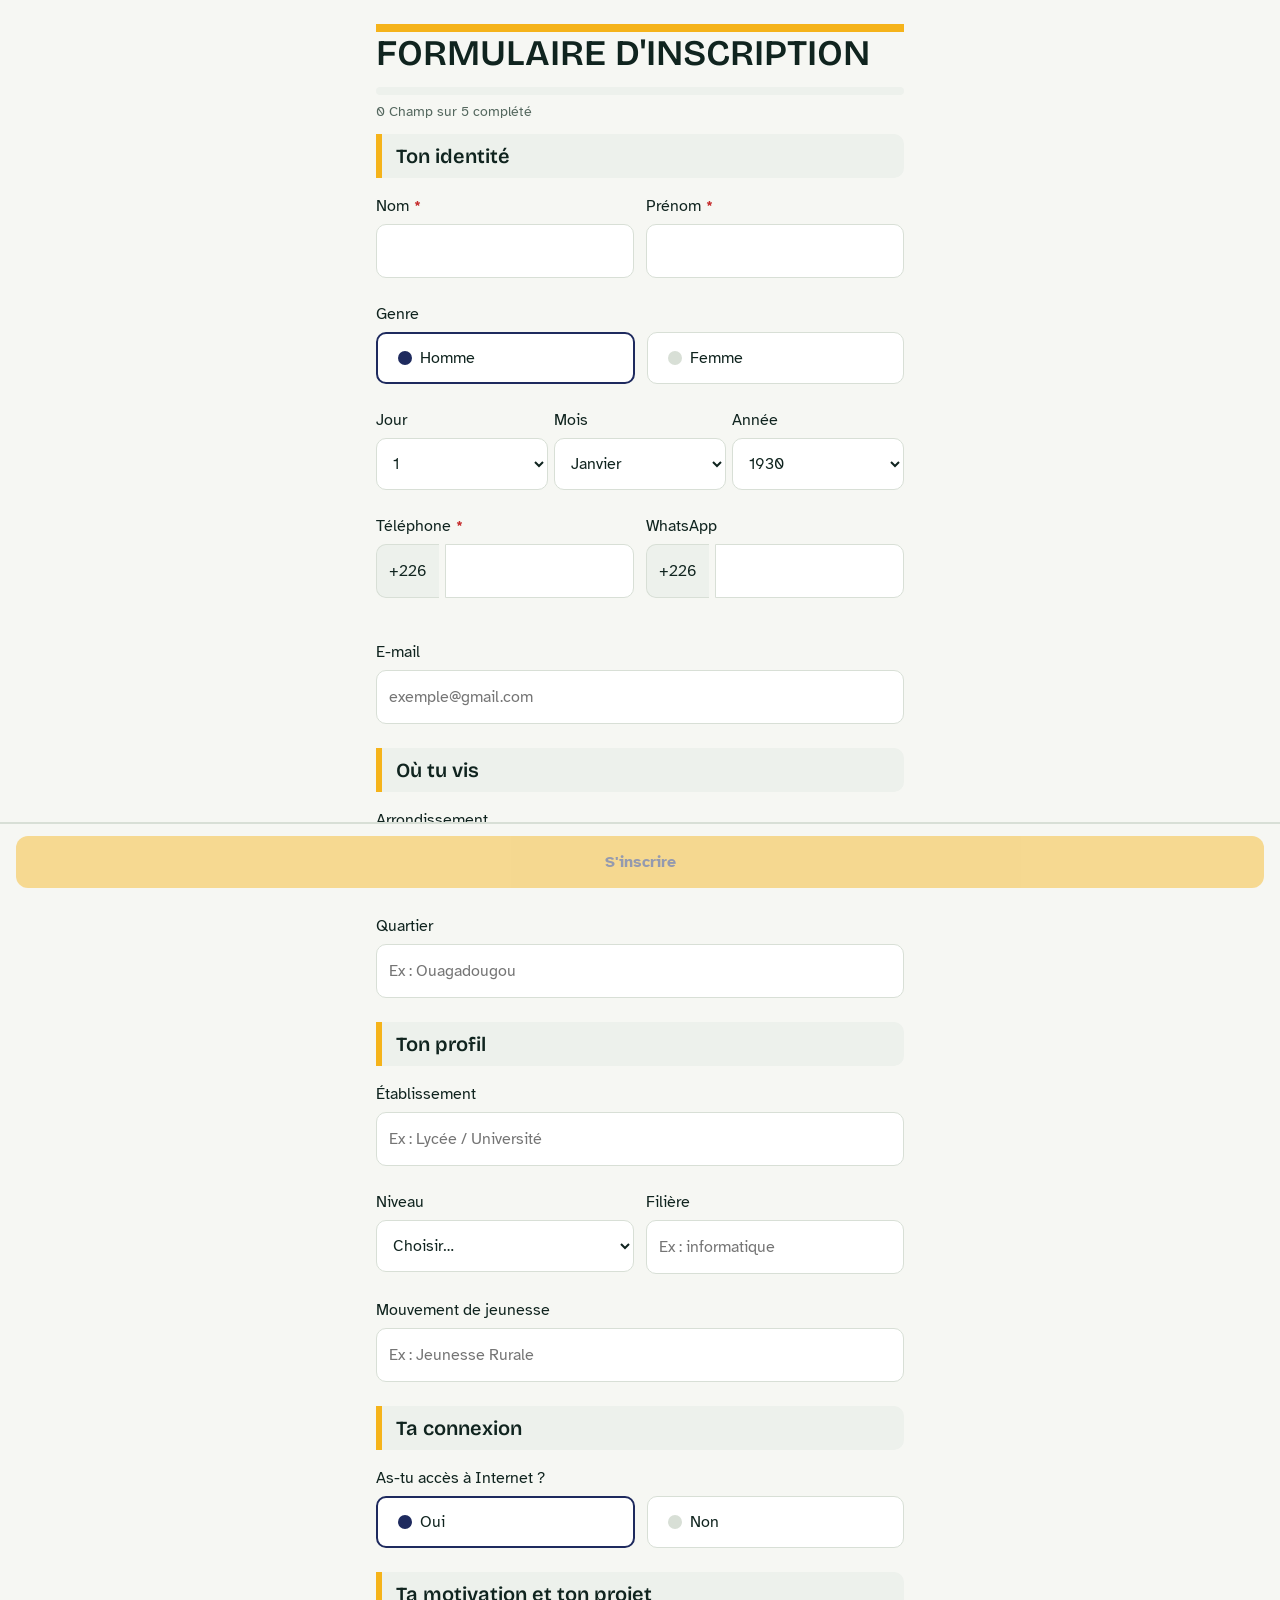
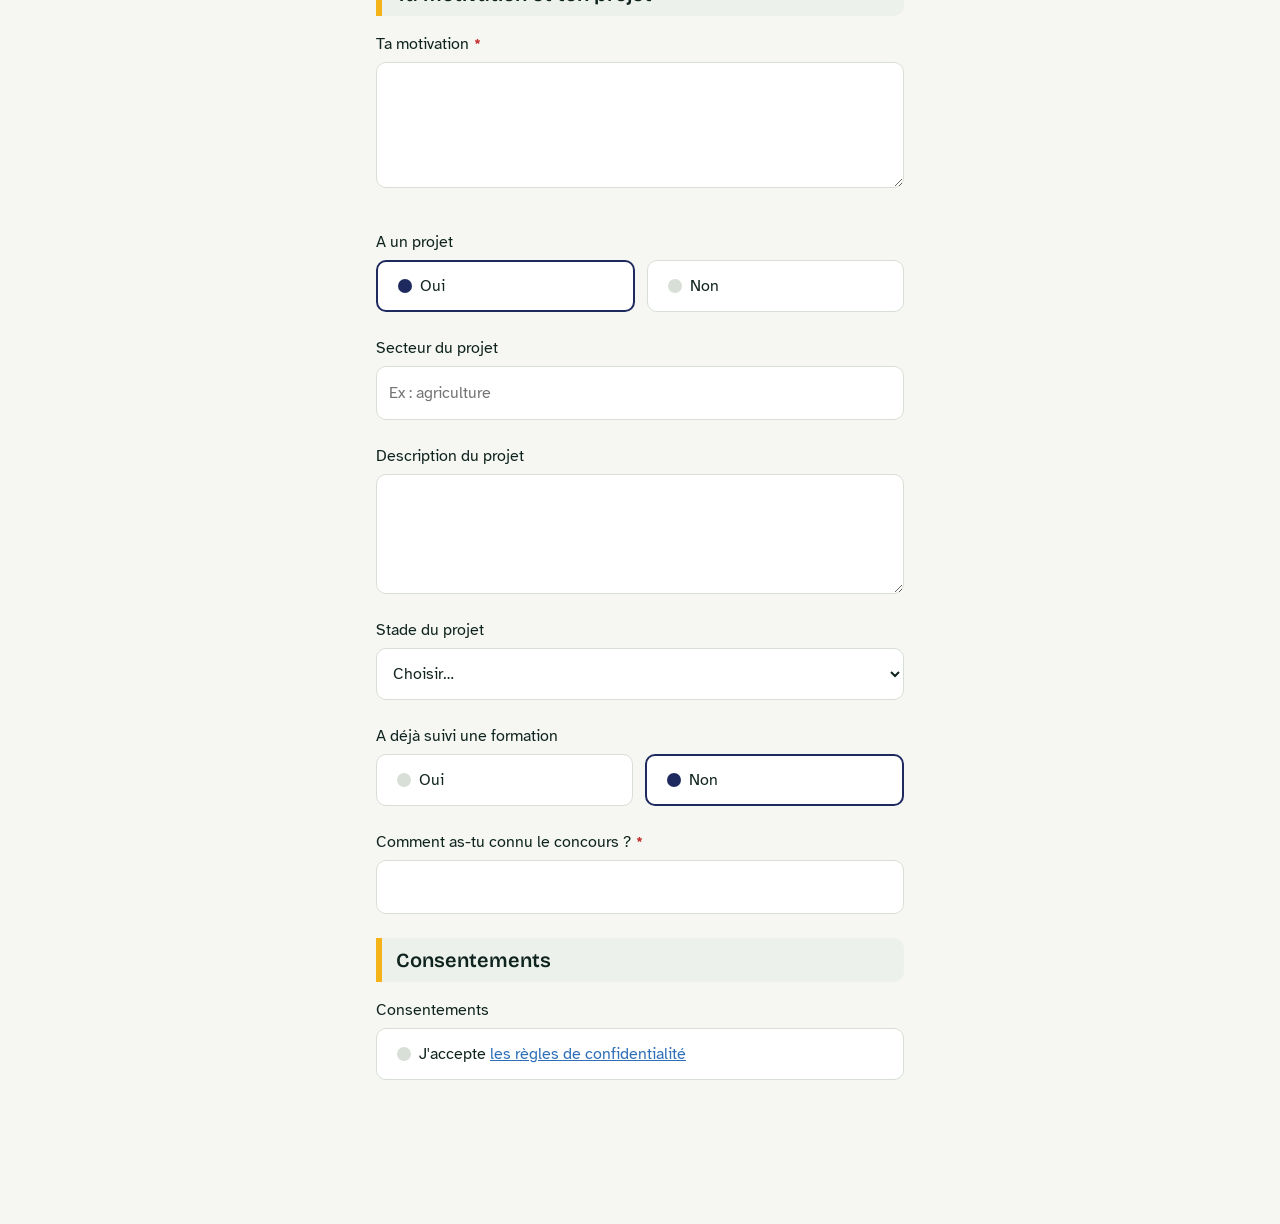
<file: index.html>
<!DOCTYPE html>
<html lang="fr">
<head>
    <meta charset="utf-8">
    <meta name="viewport" content="width=device-width, initial-scale=1">
    <title>Formulaire d'inscription</title>
    <link rel="stylesheet" href="/css/styles.css">
    <script src="/js/config.js"></script>
</head>
<body>

    <div class="page">
        <div class="stripe" aria-hidden="true"></div>
        <h1>FORMULAIRE D'INSCRIPTION</h1>

        <div class="x-progress" role="progressbar" aria-label="Progression de l'inscription" aria-valuemin="0" aria-valuemax="100" aria-valuenow="0" id="form-progress">
            <div class="fill" id="form-progress-fill" style="width: 0%;"></div>
        </div>
        <p class="muted" id="progress-label" style="margin-top:6px;">0 Champ sur 5 complété</p>

        <form id="the-form" novalidate>
            <!-- Champ piège anti-spam (vide — Backend rejette si rempli) -->
            <input type="text" name="telephone_personnel" class="x-hp" tabindex="-1" autocomplete="off" value="">

            <h2>Ton identité</h2>
            <div class="x-row">
                <div class="x-field"><label for="last_name">Nom</label><input id="last_name" name="last_name" type="text" required></div>
                <div class="x-field"><label for="first_name">Prénom</label><input id="first_name" name="first_name" type="text" required></div>
            </div>
            <div class="x-field">
                <label>Genre</label>
                <div class="x-tiles x-tiles-row" role="radiogroup" aria-label="Genre">
                    <div class="x-tile sel" data-value="M"><span class="dot"></span><span>Homme</span></div>
                    <div class="x-tile" data-value="F"><span class="dot"></span><span>Femme</span></div>
                </div>
            </div>
            <div class="x-birth" id="birth-fields">
                <div class="x-field"><label for="birth_day">Jour</label><select id="birth_day" name="birth_day"></select></div>
                <div class="x-field"><label for="birth_month">Mois</label><select id="birth_month" name="birth_month"></select></div>
                <div class="x-field"><label for="birth_year">Année</label><select id="birth_year" name="birth_year"></select></div>
                <input type="hidden" name="birth_date" value="">
            </div>

            <div class="x-row">
                <div class="x-field"><label for="telephone">Téléphone</label><div class="x-phone"><span class="prefix" aria-hidden="true">+226</span><input id="telephone" name="telephone" type="tel" inputmode="numeric" maxlength="8"></div><p class="x-error" id="err-telephone" role="alert" hidden></p></div>
                <div class="x-field"><label for="whatsapp">WhatsApp</label><div class="x-phone"><span class="prefix" aria-hidden="true">+226</span><input id="whatsapp" name="whatsapp" type="tel" inputmode="numeric" maxlength="8"></div></div>
            </div>
            <div class="x-field"><label for="email">E-mail</label><input id="email" name="email" type="email" placeholder="exemple@gmail.com"></div>

            <h2>Où tu vis</h2>
            <div class="x-field"><label for="arrondissement">Arrondissement</label><div class="x-select"><select id="arrondissement" name="arrondissement"><option value="">Choisir…</option><option value="1">1</option><option value="2">2</option><option value="3">3</option><option value="4">4</option><option value="5">5</option><option value="6">6</option><option value="7">7</option><option value="8">8</option><option value="9">9</option><option value="10">10</option><option value="11">11</option><option value="12">12</option></select></div></div>

            <div class="x-field"><label for="neighborhood">Quartier</label><input id="neighborhood" name="neighborhood" type="text" placeholder="Ex : Ouagadougou"></div>

            <h2>Ton profil</h2>
            <div class="x-field"><label for="institution">Établissement</label><input id="institution" name="institution" type="text" placeholder="Ex : Lycée / Université"></div>
            <div class="x-row">
                <div class="x-field"><label for="level">Niveau</label><div class="x-select"><select id="level" name="level"><option value="">Choisir…</option><option value="seconde">Seconde</option><option value="premiere">Première</option><option value="terminale">Terminale</option><option value="licence_1">Licence 1</option><option value="licence_2">Licence 2</option><option value="licence_3">Licence 3</option><option value="master_1">Master 1</option><option value="master_2">Master 2</option><option value="doctorat">Doctorat</option></select></div></div>
                <div class="x-field"><label for="field_of_study">Filière</label><input id="field_of_study" name="field_of_study" type="text" placeholder="Ex : informatique"></div>
            </div>
            <div class="x-field"><label for="youth_movement">Mouvement de jeunesse</label><input id="youth_movement" name="youth_movement" type="text" placeholder="Ex : Jeunesse Rurale"></div>

            <h2>Ta connexion</h2>

            <!-- has_internet (oui/non tiles) -->
            <div class="x-field">
                <label>As-tu accès à Internet ?</label>
                <div class="x-tiles x-tiles-row" role="radiogroup" aria-label="As-tu accès à Internet ?">
                    <div class="x-tile sel" data-value="oui"><span class="dot"></span><span>Oui</span></div>
                    <div class="x-tile" data-value="non"><span class="dot"></span><span>Non</span></div>
                </div>
            </div>

            <h2>Ta motivation et ton projet</h2>
            <div class="x-field"><label for="motivation">Ta motivation</label><textarea id="motivation" name="motivation" rows="4" required></textarea><p class="x-error" id="err-motivation" role="alert" hidden></p></div>

            <!-- Projet -->
            <div class="x-field">
                <label>A un projet</label>
                <div class="x-tiles x-tiles-row" role="radiogroup" aria-label="A un projet">
                    <div class="x-tile sel" data-value="oui"><span class="dot"></span><span>Oui</span></div>
                    <div class="x-tile" data-value="non"><span class="dot"></span><span>Non</span></div>
                </div>
                <input type="hidden" name="has_project" value="oui">
            </div>
            <div class="x-field"><label for="project_sector">Secteur du projet</label><input id="project_sector" name="project_sector" type="text" placeholder="Ex : agriculture"></div>
            <div class="x-field"><label for="project_description">Description du projet</label><textarea id="project_description" name="project_description" rows="3"></textarea></div>
            <div class="x-field"><label for="project_stage">Stade du projet</label><div class="x-select"><select id="project_stage" name="project_stage"><option value="">Choisir…</option><option value="idee">Idée</option><option value="prototype">Prototype</option><option value="deploiement">Déploiement</option></select></div></div>

            <!-- Formation passée -->
            <div class="x-field">
                <label>A déjà suivi une formation</label>
                <div class="x-tiles x-tiles-row" role="radiogroup" aria-label="A déjà suivi une formation">
                    <div class="x-tile" data-value="oui"><span class="dot"></span><span>Oui</span></div>
                    <div class="x-tile sel" data-value="non"><span class="dot"></span><span>Non</span></div>
                </div>
                <input type="hidden" name="had_previous_training" value="non">
            </div>

            <div class="x-field"><label for="discovery_source">Comment as-tu connu le concours ?</label><input id="discovery_source" name="discovery_source" type="text" required></div>

            <!-- Tuteur — affiché uniquement si le candidat est mineur -->
            <div id="guardian-block" hidden>
                <div class="x-field">
                    <label>Parent ou tuteur (si tu as moins de 18 ans)</label>
                    <input type="hidden" name="guardian_consent" value="">
                </div>
                <div class="x-row">
                    <div class="x-field"><label for="guardian_name">Nom du parent / tuteur</label><input id="guardian_name" name="guardian_name" type="text"><p class="x-error" id="err-guardian_name" role="alert" hidden></p></div>
                    <div class="x-field"><label for="guardian_phone">Téléphone du parent / tuteur</label><div class="x-phone"><span class="prefix" aria-hidden="true">+226</span><input id="guardian_phone" name="guardian_phone" type="tel" inputmode="numeric" maxlength="8"></div><p class="x-error" id="err-guardian_phone" role="alert" hidden></p></div>
                </div>
            </div>

            <h2>Consentements</h2>
            <div class="x-field">
                <label>Consentements</label>
                <div class="x-tiles" role="radiogroup" aria-label="Consentements">
                    <div class="x-tile" data-value="true"><span class="dot"></span><span>J'accepte <a href="documents/consentement.html" target="_blank" rel="noopener">les règles de confidentialité</a></span></div>
                </div>
                <input type="hidden" name="data_consent" value="">
                <input type="hidden" name="rules_accepted" value="">
            </div>

            <!--idonnes cachées : timing / submission_id — Backend les attend -->
            <input type="hidden" name="started_at" value="">
            <input type="hidden" name="submission_id" value="">
        </form>
    </div>

    <div id="status-message" class="x-success" role="status" aria-live="polite" hidden></div>

    <div class="x-action">
        <button type="button" class="x-btn btn-primary" id="btn-submit">S'inscrire</button>
    </div>

    <script>
        const statusMsg = document.getElementById('status-message');
        const btn = document.getElementById('btn-submit');

        const showStatus = (text, isError) => {
            statusMsg.textContent = text;
            statusMsg.hidden = !text;
            statusMsg.className = 'x-success' + (isError ? ' x-error' : '');
        };

        const addError = (field, msg) => {
            const f = document.getElementById(field);
            if (!f) { return; }
            f.classList.add('err');
            f.setAttribute('aria-invalid', 'true');
            let err = document.getElementById('err-' + field);
            if (!err) {
                err = document.createElement('p');
                err.className = 'x-error';
                err.id = 'err-' + field;
                err.setAttribute('role', 'alert');
                err.setAttribute('aria-live', 'polite');
                f.closest('.x-field').appendChild(err);
            }
            err.textContent = msg;
            err.hidden = false;
        };

        const clearErrors = () => {
            document.querySelectorAll('.err').forEach((el) => { el.classList.remove('err'); el.setAttribute('aria-invalid', 'false'); });
            document.querySelectorAll('[id^="err-"]').forEach((el) => { el.hidden = true; el.textContent = ''; });
        };

        // Tiles — sélection unique au clic (désélection du précédent)
        const selectTile = (group, tile) => {
            group.querySelectorAll('.x-tile').forEach((t) => { t.classList.toggle('sel', t === tile); });
        };
        document.addEventListener('click', (e) => {
            const tile = e.target.closest('.x-tile');
            if (tile) {
                selectTile(tile.closest('.x-tiles'), tile);
                const g = tile.closest('.x-tiles');
                if (g) { g.querySelectorAll('.x-tile').forEach((t) => t.setAttribute('aria-checked', t === tile ? 'true' : 'false')); }
                computeButtonState();
            }
        });
        document.addEventListener('keydown', (e) => {
            const tile = e.target.closest('.x-tile');
            if (!tile) { return; }
            if (e.key === 'Enter' || e.key === ' ') {
                e.preventDefault();
                selectTile(tile.closest('.x-tiles'), tile);
                const g = tile.closest('.x-tiles');
                if (g) { g.querySelectorAll('.x-tile').forEach((t) => t.setAttribute('aria-checked', t === tile ? 'true' : 'false')); }
                computeButtonState();
            }
        });

        // ---------- Améliorations accessibilité + validation temps réel ----------
        // ARIA sur les tuiles (WCAG 4.1.2) + navigation clavier
        document.querySelectorAll('#the-form .x-tiles').forEach((g) => {
            g.setAttribute('role', 'radiogroup');
            if (!g.getAttribute('aria-label')) { g.setAttribute('aria-label', 'Choix'); }
            g.querySelectorAll('.x-tile').forEach((t) => {
                t.setAttribute('role', 'radio');
                t.setAttribute('tabindex', '0');
                t.setAttribute('aria-checked', t.classList.contains('sel') ? 'true' : 'false');
            });
        });
        // Astérisque visuel sur les libellés obligatoires (décoratif → aria-hidden)
        ['last_name', 'first_name', 'telephone', 'motivation', 'discovery_source'].forEach((id) => {
            const el = document.getElementById(id);
            if (!el) { return; }
            const label = el.closest('.x-field').querySelector('label[for="' + id + '"]');
            if (label && !label.querySelector('.req-star')) {
                const star = document.createElement('span');
                star.className = 'req-star';
                star.setAttribute('aria-hidden', 'true');
                star.textContent = ' *';
                label.appendChild(star);
            }
        });
        // ARIA + validation temps réel sur les champs obligatoires
        const emailRegex = /^[^\s@]+@[^\s@]+\.[^\s@]+$/;
        ['last_name', 'first_name', 'telephone', 'motivation', 'discovery_source'].forEach((id) => {
            const el = document.getElementById(id);
            if (!el) { return; }
            el.setAttribute('aria-required', 'true');
            el.setAttribute('aria-invalid', 'false');
            el.setAttribute('aria-describedby', 'err-' + id);
            const validateOne = () => {
                if (!el.value.trim()) { addError(id, id === 'last_name' ? 'Nom obligatoire.' : id === 'first_name' ? 'Prénom obligatoire.' : id === 'telephone' ? 'Le numéro de téléphone est obligatoire.' : id === 'motivation' ? 'La motivation est obligatoire.' : 'Comment as-tu connu le concours ?'); return; }
                if (id === 'telephone' && el.value.replace(/[^0-9]/g, '').length !== 8) { addError(id, 'Le numéro doit avoir 8 chiffres.'); return; }
                el.classList.remove('err');
                el.setAttribute('aria-invalid', 'false');
                const err = document.getElementById('err-' + id); if (err) { err.hidden = true; err.textContent = ''; }
            };
            el.addEventListener('blur', validateOne);
            el.addEventListener('input', () => { if (el.classList.contains('err')) { validateOne(); } });
        });
        // E-mail : validation de format au blur (si rempli)
        const emailEl = document.getElementById('email');
        if (emailEl) {
            emailEl.setAttribute('aria-describedby', 'err-email');
            emailEl.addEventListener('blur', () => {
                const v = emailEl.value.trim();
                if (!v) { return; }
                if (!emailRegex.test(v)) { addError('email', 'Adresse e-mail invalide.'); }
                else { emailEl.classList.remove('err'); emailEl.setAttribute('aria-invalid', 'false'); const err = document.getElementById('err-email'); if (err) { err.hidden = true; err.textContent = ''; } }
            });
        }

        // ---------- Date de naissance — sélecteurs natifs (Jour / Mois / Année) ----------
        const birthDay = document.getElementById('birth_day');
        const birthMonth = document.getElementById('birth_month');
        const birthYear = document.getElementById('birth_year');
        const calMonthsN = ['Janvier', 'Février', 'Mars', 'Avril', 'Mai', 'Juin', 'Juillet', 'Août', 'Septembre', 'Octobre', 'Novembre', 'Décembre'];
        const fillSelect = (select, values, textFn) => {
            select.innerHTML = '';
            values.forEach((v) => {
                const o = document.createElement('option');
                o.value = String(v);
                o.textContent = textFn ? textFn(v) : String(v);
                select.appendChild(o);
            });
        };
        fillSelect(birthYear, Array.from({ length: 101 }, (_, i) => 1930 + i));
        fillSelect(birthMonth, Array.from({ length: 12 }, (_, i) => i + 1), (v) => calMonthsN[v - 1]);
        fillSelect(birthDay, Array.from({ length: 31 }, (_, i) => i + 1));
        // Tuteur — visible uniquement si le candidat est mineur (< 18 ans)
        const computeAgeFrom = (y, m, d) => {
            if (!y || !m || !d) { return null; }
            const yy = Number(y), mm = Number(m), dd = Number(d);
            if (isNaN(yy) || isNaN(mm) || isNaN(dd)) { return null; }
            const birth = new Date(yy, mm - 1, dd);
            if (isNaN(birth.getTime())) { return null; }
            const now = new Date();
            let age = now.getFullYear() - yy;
            if (now.getMonth() < mm - 1 || (now.getMonth() === mm - 1 && now.getDate() < dd)) { age -= 1; }
            return age;
        };
        const guardianBlock = document.getElementById('guardian-block');
        // Bouton désactivé tant que les champs obligatoires ne sont pas remplis
        const computeButtonState = () => {
            let valid = true;
            ['last_name', 'first_name', 'telephone', 'motivation', 'discovery_source'].forEach((id) => {
                const el = document.getElementById(id);
                if (el && !String(el.value).trim()) { valid = false; }
            });
            const tel = document.getElementById('telephone');
            if (tel && String(tel.value).replace(/[^0-9]/g, '').length !== 8) { valid = false; }
            // Si mineur : tuteur requis
            if (guardianBlock && !guardianBlock.hidden) {
                const gName = document.getElementById('guardian_name');
                const gPhone = document.getElementById('guardian_phone');
                if (gName && !String(gName.value).trim()) { valid = false; }
                if (gPhone && String(gPhone.value).replace(/[^0-9]/g, '').length !== 8) { valid = false; }
            }
            btn.disabled = !valid;
        };
        const updateGuardianVisibility = () => {
            const age = computeAgeFrom(birthYear.value, birthMonth.value, birthDay.value);
            guardianBlock.hidden = !(age !== null && age < 18);
            computeButtonState();
        };
        birthYear.addEventListener('change', updateGuardianVisibility);
        birthMonth.addEventListener('change', updateGuardianVisibility);
        birthDay.addEventListener('change', updateGuardianVisibility);
        updateGuardianVisibility();

        // Collecte → { ... } selon le contrat backend
        // started_at : fixé une seule fois à la première ouverture du formulaire,
        // conservé en localStorage, effacé uniquement après un envoi réussi
        const STARTED_AT_KEY = 'inscription_started_at';
        const formStartedAt = (() => {
            const stored = window.localStorage ? window.localStorage.getItem(STARTED_AT_KEY) : null;
            if (stored) { return Number(stored); }
            const t = Date.now();
            try { window.localStorage.setItem(STARTED_AT_KEY, String(t)); } catch (e) {}
            return t;
        })();
        let submissionId = null; // conservé pour « Réessayer »

        const collectData = () => {
            const d = {};
            document.querySelectorAll('#the-form input, #the-form select, #the-form textarea').forEach((el) => {
                if (el.name && el.name !== 'telephone_personnel' && !['birth_day', 'birth_month', 'birth_year'].includes(el.name)) { d[el.name] = el.value; }
            });
            // birth_date au format AAAA-MM-JJ depuis les trois sélecteurs natifs
            const y = birthYear.value;
            const m = birthMonth.value;
            const dd = birthDay.value;
            if (y && m && dd) { d.birth_date = y + '-' + String(m).padStart(2, '0') + '-' + String(dd).padStart(2, '0'); }
            // Si mineur : consentement du tuteur implicite (pas de case à cocher)
            if (guardianBlock && !guardianBlock.hidden) { d.guardian_consent = 'true'; }
            // Tuiles → champs contrat (gender, has_internet, projet, formation…)
            const keyMap = {
                'Genre': 'gender',
                'As-tu accès à Internet ?': 'has_internet',
                'A un projet': 'has_project',
                'A déjà suivi une formation': 'had_previous_training'
            };
            document.querySelectorAll('#the-form .x-tiles').forEach((g) => {
                const sel = g.querySelector('.x-tile.sel');
                const keys = keyMap[g.getAttribute('aria-label')];
                const val = sel ? sel.getAttribute('data-value') : '';
                if (keys) { (Array.isArray(keys) ? keys : [keys]).forEach((k) => { d[k] = val; }); }
            });
            // Consentements : implicites par la lecture des règles (voir lien ci-dessous) — pas de case à cocher
            d.data_consent = 'true';
            d.rules_accepted = 'true';
            d.started_at = formStartedAt;
            if (typeof crypto !== 'undefined' && crypto.randomUUID) {
                if (!submissionId) { submissionId = crypto.randomUUID(); }
                d.submission_id = submissionId;
            }
            return d;
        };

        // Validation légère avant envoi
        const validate = () => {
            let ok = true;
            const req = [
                ['last_name', 'Nom obligatoire.'],
                ['first_name', 'Prénom obligatoire.'],
                ['telephone', 'Le numéro de téléphone est obligatoire.'],
                ['motivation', 'La motivation est obligatoire.'],
                ['discovery_source', 'Comment as-tu connu le concours ?']
            ];
            req.forEach(([id, msg]) => {
                const el = document.getElementById(id);
                if (el && !el.value.trim()) { addError(id, msg); ok = false; }
            });
            const tel = document.getElementById('telephone');
            if (tel && tel.value.replace(/[^0-9]/g, '').length !== 8) {
                addError('telephone', 'Le numéro doit avoir 8 chiffres.');
                ok = false;
            }
            // Validation tuteur si mineur
            if (guardianBlock && !guardianBlock.hidden) {
                const gName = document.getElementById('guardian_name');
                const gPhone = document.getElementById('guardian_phone');
                if (gName && !gName.value.trim()) { addError('guardian_name', 'Nom du parent / tuteur obligatoire.'); ok = false; }
                if (gPhone && gPhone.value.replace(/[^0-9]/g, '').length !== 8) { addError('guardian_phone', 'Le numéro du tuteur doit avoir 8 chiffres.'); ok = false; }
            }
            if (!ok) {
                const firstErr = document.querySelector('.x-error:not([hidden])');
                if (firstErr) { firstErr.scrollIntoView({ behavior: 'smooth', block: 'center' }); }
            }
            return ok;
        };

        const updateProgress = () => {
            const ids = ['last_name', 'first_name', 'telephone', 'motivation', 'discovery_source'];
            const done = ids.filter((id) => { const el = document.getElementById(id); return el && String(el.value).trim(); }).length;
            const bar = document.getElementById('form-progress');
            const fill = document.getElementById('form-progress-fill');
            const label = document.getElementById('progress-label');
            const pct = Math.round((done / ids.length) * 100);
            if (fill) { fill.style.width = pct + '%'; }
            if (bar) { bar.setAttribute('aria-valuenow', String(pct)); }
            if (label) { label.textContent = done + ' Champ' + (done > 1 ? 's' : '') + ' sur ' + ids.length + ' complété' + (done > 1 ? 's' : ''); }
        };
        computeButtonState();
        updateProgress();
        document.addEventListener('input', () => { computeButtonState(); updateProgress(); });
        document.addEventListener('change', () => { computeButtonState(); updateProgress(); });

        // Envoi POST — contrat backend : JSON + Content-Type text/plain;charset=utf-8
        btn.addEventListener('click', () => {
            clearErrors();
            if (!validate()) { return; }
            btn.textContent = 'Envoi en cours…';
            btn.disabled = true;
            fetch(APPS_SCRIPT_URL, {
                method: 'POST',
                headers: { 'Content-Type': 'text/plain;charset=utf-8' },
                body: JSON.stringify(collectData())
            })
                .then((r) => r.json())
                .then((json) => {
                    btn.textContent = 'S\'inscrire';
                    btn.disabled = false;
                    const isOk = json && (json.ok === true || json.status === 'ok');
                    if (!isOk) {
                        const errs = (json && json.errors) || {};
                        if (Object.keys(errs).length) {
                            // Erreurs par champ — retour à l'étape concernée + message global visible
                            const firstKey = Object.keys(errs)[0];
                            Object.keys(errs).forEach((k) => addError(k, errs[k] || (json && json.message) || ''));
                            const el = document.getElementById(firstKey);
                            if (el) { el.focus(); el.scrollIntoView({ behavior: 'smooth', block: 'center' }); }
                            showStatus(errs[firstKey] || (json && json.message) || 'Échec — veuillez réessayer.', true);
                            return;
                        }
                        if (json && json.code === 'busy') {
                            // Proposer « Réessayer »
                            btn.textContent = 'Réessayer';
                            btn.disabled = false;
                            showStatus(json.message || 'Service occupé. Réessayez.', false);
                            return;
                        }
                        // Autres codes (duplicate_phone, too_fast, not_open, closed, …) : message serveur
                        showStatus((json && (json.message || json.message_fr)) || 'Échec — veuillez réessayer.', true);
                        return;
                    }
                    // ok → redirection vers la page de confirmation (message + bouton QUITTER)
                    try { window.localStorage.removeItem(STARTED_AT_KEY); } catch (e) {}
                    const params = new URLSearchParams({ message: 'Inscription validée', reference: json.reference || '' });
                    window.location.assign('confirm.html?' + params.toString());
                })
                .catch(() => {
                    btn.textContent = 'S\'inscrire';
                    btn.disabled = false;
                    showStatus('Échec — veuillez réessayer.', true);
                });
        });

        // Au chargement : statut d'ouverture — { open, message_fr }
        fetch(APPS_SCRIPT_URL)
            .then((r) => r.text())
            .then((t) => { try { return JSON.parse(t); } catch (e) { return {}; } })
            .then((d) => {
                if (!d.open) {
                    showStatus(d.message_fr || 'Inscriptions fermées.', true);
                    document.querySelector('.x-action').hidden = true;
                }
            })
            .catch(() => { /* sans statut : afficher le formulaire */ });
    </script>

</body>
</html>
</file>
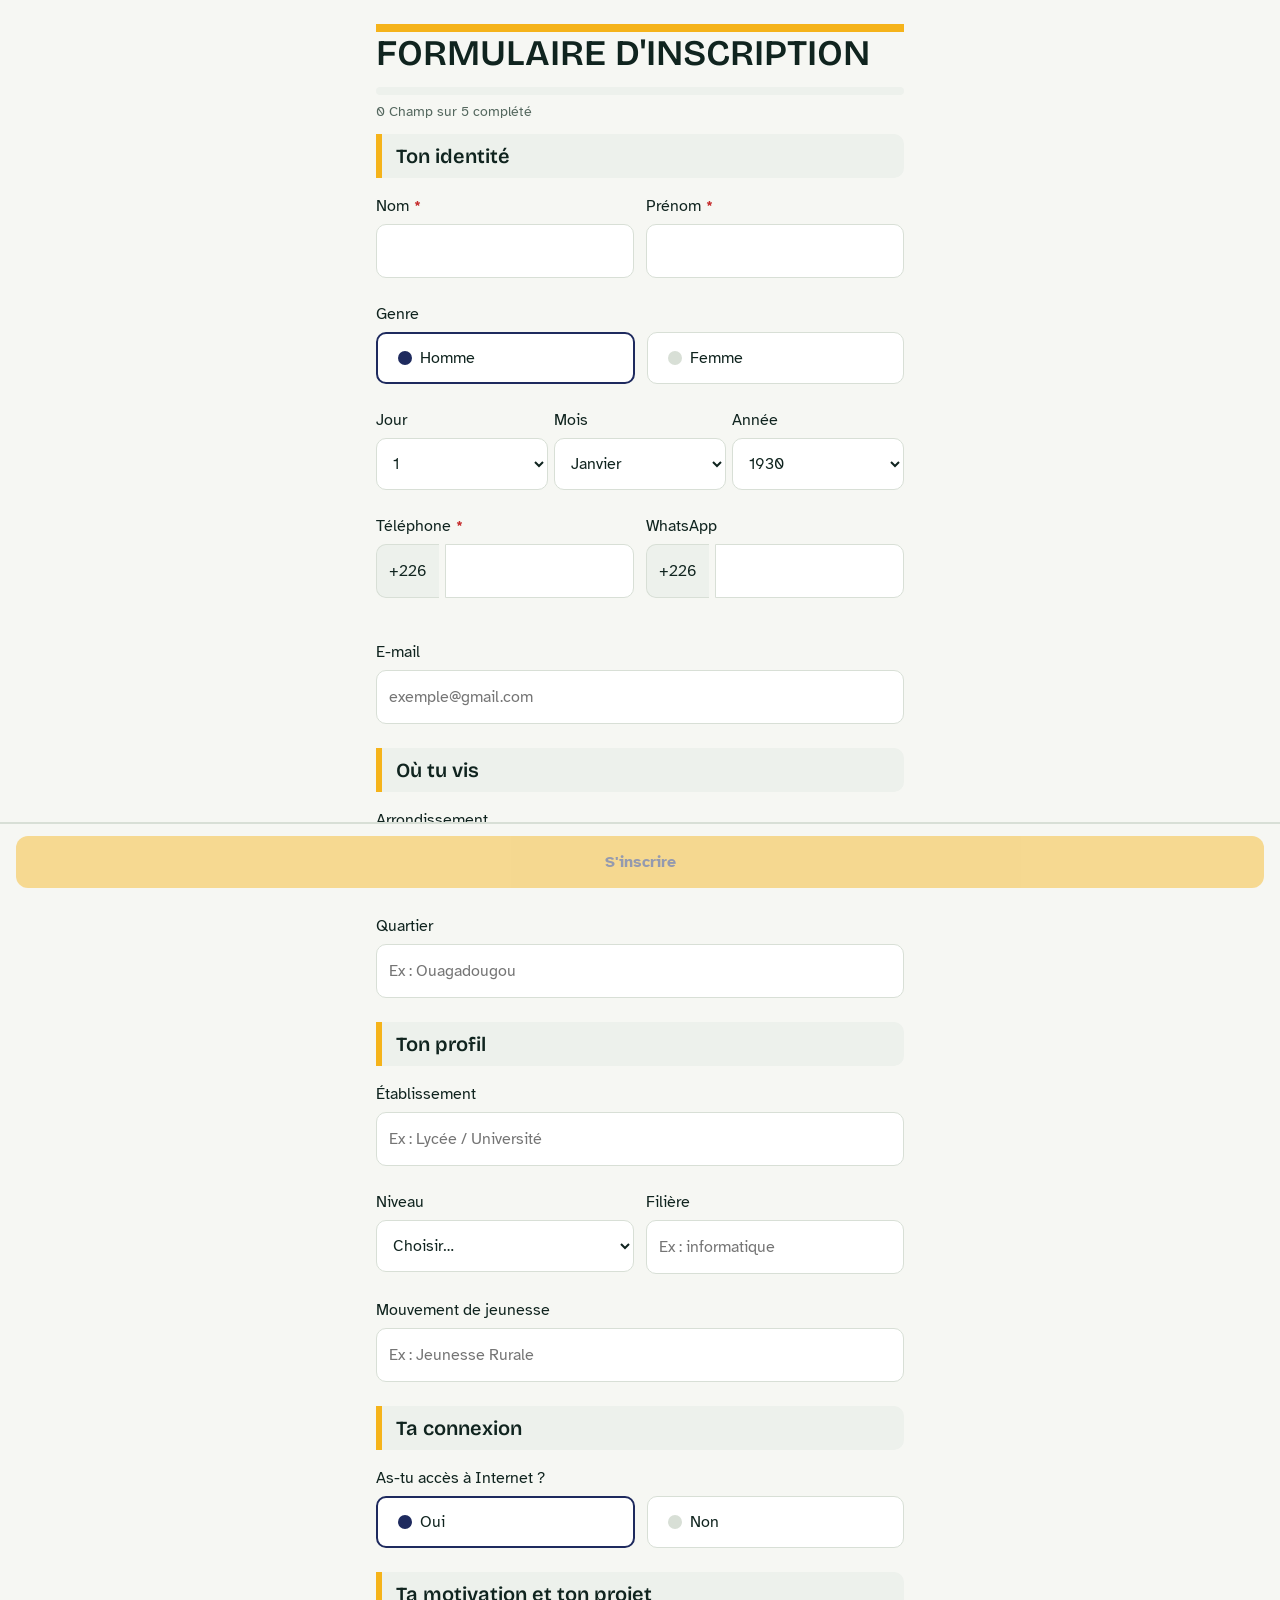
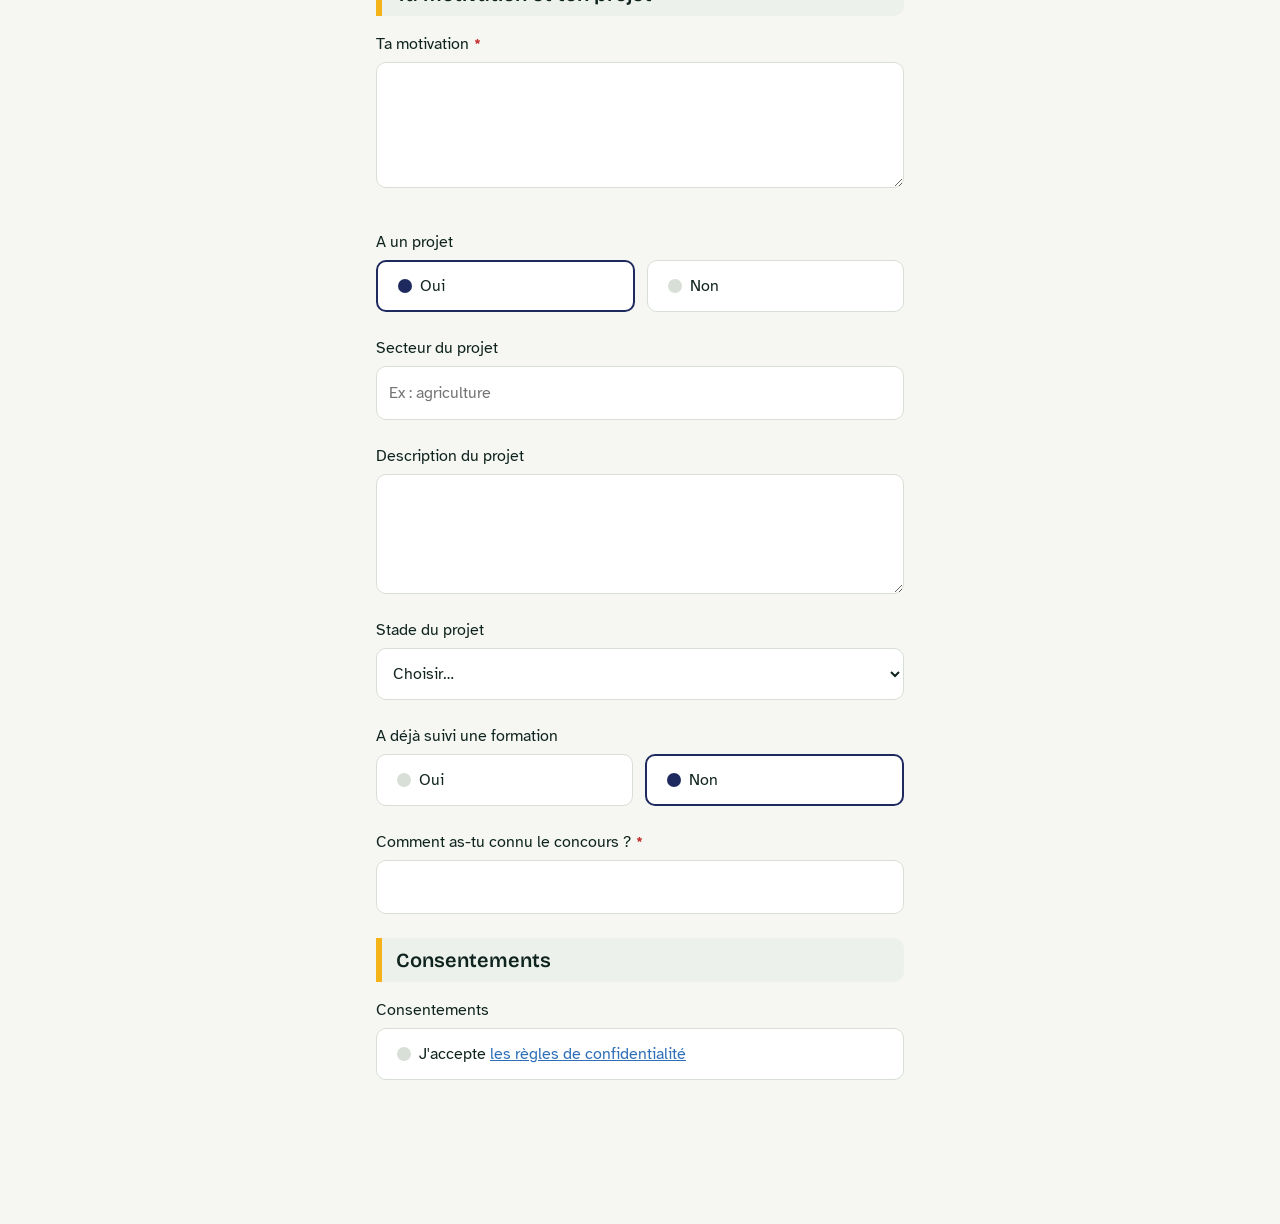
<file: public/index.html>
<!DOCTYPE html>
<html lang="fr">
<head>
    <meta charset="utf-8">
    <meta name="viewport" content="width=device-width, initial-scale=1">
    <title>Formulaire d'inscription</title>
    <link rel="stylesheet" href="css/styles.css">
    <script src="js/config.js"></script>
</head>
<body>

    <div class="page">
        <div class="stripe" aria-hidden="true"></div>
        <h1>FORMULAIRE D'INSCRIPTION</h1>

        <div class="x-progress" role="progressbar" aria-label="Progression de l'inscription" aria-valuemin="0" aria-valuemax="100" aria-valuenow="0" id="form-progress">
            <div class="fill" id="form-progress-fill" style="width: 0%;"></div>
        </div>
        <p class="muted" id="progress-label" style="margin-top:6px;">0 Champ sur 5 complété</p>

        <form id="the-form" novalidate>
            <!-- Champ piège anti-spam (vide — Backend rejette si rempli) -->
            <input type="text" name="telephone_personnel" class="x-hp" tabindex="-1" autocomplete="off" value="">

            <h2>Ton identité</h2>
            <div class="x-row">
                <div class="x-field"><label for="last_name">Nom</label><input id="last_name" name="last_name" type="text" required></div>
                <div class="x-field"><label for="first_name">Prénom</label><input id="first_name" name="first_name" type="text" required></div>
            </div>
            <div class="x-field">
                <label>Genre</label>
                <div class="x-tiles x-tiles-row" role="radiogroup" aria-label="Genre">
                    <div class="x-tile sel" data-value="M"><span class="dot"></span><span>Homme</span></div>
                    <div class="x-tile" data-value="F"><span class="dot"></span><span>Femme</span></div>
                </div>
            </div>
            <div class="x-birth" id="birth-fields">
                <div class="x-field"><label for="birth_day">Jour</label><select id="birth_day" name="birth_day"></select></div>
                <div class="x-field"><label for="birth_month">Mois</label><select id="birth_month" name="birth_month"></select></div>
                <div class="x-field"><label for="birth_year">Année</label><select id="birth_year" name="birth_year"></select></div>
                <input type="hidden" name="birth_date" value="">
            </div>

            <div class="x-row">
                <div class="x-field"><label for="telephone">Téléphone</label><div class="x-phone"><span class="prefix" aria-hidden="true">+226</span><input id="telephone" name="telephone" type="tel" inputmode="numeric" maxlength="8"></div><p class="x-error" id="err-telephone" role="alert" hidden></p></div>
                <div class="x-field"><label for="whatsapp">WhatsApp</label><div class="x-phone"><span class="prefix" aria-hidden="true">+226</span><input id="whatsapp" name="whatsapp" type="tel" inputmode="numeric" maxlength="8"></div></div>
            </div>
            <div class="x-field"><label for="email">E-mail</label><input id="email" name="email" type="email" placeholder="exemple@gmail.com"></div>

            <h2>Où tu vis</h2>
            <div class="x-field"><label for="arrondissement">Arrondissement</label><div class="x-select"><select id="arrondissement" name="arrondissement"><option value="">Choisir…</option><option value="1">1</option><option value="2">2</option><option value="3">3</option><option value="4">4</option><option value="5">5</option><option value="6">6</option><option value="7">7</option><option value="8">8</option><option value="9">9</option><option value="10">10</option><option value="11">11</option><option value="12">12</option></select></div></div>

            <div class="x-field"><label for="neighborhood">Quartier</label><input id="neighborhood" name="neighborhood" type="text" placeholder="Ex : Ouagadougou"></div>

            <h2>Ton profil</h2>
            <div class="x-field"><label for="institution">Établissement</label><input id="institution" name="institution" type="text" placeholder="Ex : Lycée / Université"></div>
            <div class="x-row">
                <div class="x-field"><label for="level">Niveau</label><div class="x-select"><select id="level" name="level"><option value="">Choisir…</option><option value="seconde">Seconde</option><option value="premiere">Première</option><option value="terminale">Terminale</option><option value="licence_1">Licence 1</option><option value="licence_2">Licence 2</option><option value="licence_3">Licence 3</option><option value="master_1">Master 1</option><option value="master_2">Master 2</option><option value="doctorat">Doctorat</option></select></div></div>
                <div class="x-field"><label for="field_of_study">Filière</label><input id="field_of_study" name="field_of_study" type="text" placeholder="Ex : informatique"></div>
            </div>
            <div class="x-field"><label for="youth_movement">Mouvement de jeunesse</label><input id="youth_movement" name="youth_movement" type="text" placeholder="Ex : Jeunesse Rurale"></div>

            <h2>Ta connexion</h2>

            <!-- has_internet (oui/non tiles) -->
            <div class="x-field">
                <label>As-tu accès à Internet ?</label>
                <div class="x-tiles x-tiles-row" role="radiogroup" aria-label="As-tu accès à Internet ?">
                    <div class="x-tile sel" data-value="oui"><span class="dot"></span><span>Oui</span></div>
                    <div class="x-tile" data-value="non"><span class="dot"></span><span>Non</span></div>
                </div>
            </div>

            <h2>Ta motivation et ton projet</h2>
            <div class="x-field"><label for="motivation">Ta motivation</label><textarea id="motivation" name="motivation" rows="4" required></textarea><p class="x-error" id="err-motivation" role="alert" hidden></p></div>

            <!-- Projet -->
            <div class="x-field">
                <label>A un projet</label>
                <div class="x-tiles x-tiles-row" role="radiogroup" aria-label="A un projet">
                    <div class="x-tile sel" data-value="oui"><span class="dot"></span><span>Oui</span></div>
                    <div class="x-tile" data-value="non"><span class="dot"></span><span>Non</span></div>
                </div>
                <input type="hidden" name="has_project" value="oui">
            </div>
            <div class="x-field"><label for="project_sector">Secteur du projet</label><input id="project_sector" name="project_sector" type="text" placeholder="Ex : agriculture"></div>
            <div class="x-field"><label for="project_description">Description du projet</label><textarea id="project_description" name="project_description" rows="3"></textarea></div>
            <div class="x-field"><label for="project_stage">Stade du projet</label><div class="x-select"><select id="project_stage" name="project_stage"><option value="">Choisir…</option><option value="idee">Idée</option><option value="prototype">Prototype</option><option value="deploiement">Déploiement</option></select></div></div>

            <!-- Formation passée -->
            <div class="x-field">
                <label>A déjà suivi une formation</label>
                <div class="x-tiles x-tiles-row" role="radiogroup" aria-label="A déjà suivi une formation">
                    <div class="x-tile" data-value="oui"><span class="dot"></span><span>Oui</span></div>
                    <div class="x-tile sel" data-value="non"><span class="dot"></span><span>Non</span></div>
                </div>
                <input type="hidden" name="had_previous_training" value="non">
            </div>

            <div class="x-field"><label for="discovery_source">Comment as-tu connu le concours ?</label><input id="discovery_source" name="discovery_source" type="text" required></div>

            <!-- Tuteur — affiché uniquement si le candidat est mineur -->
            <div id="guardian-block" hidden>
                <div class="x-field">
                    <label>Parent ou tuteur (si tu as moins de 18 ans)</label>
                    <input type="hidden" name="guardian_consent" value="">
                </div>
                <div class="x-row">
                    <div class="x-field"><label for="guardian_name">Nom du parent / tuteur</label><input id="guardian_name" name="guardian_name" type="text"><p class="x-error" id="err-guardian_name" role="alert" hidden></p></div>
                    <div class="x-field"><label for="guardian_phone">Téléphone du parent / tuteur</label><div class="x-phone"><span class="prefix" aria-hidden="true">+226</span><input id="guardian_phone" name="guardian_phone" type="tel" inputmode="numeric" maxlength="8"></div><p class="x-error" id="err-guardian_phone" role="alert" hidden></p></div>
                </div>
            </div>

            <h2>Consentements</h2>
            <div class="x-field">
                <label>Consentements</label>
                <div class="x-tiles" role="radiogroup" aria-label="Consentements">
                    <div class="x-tile" data-value="true"><span class="dot"></span><span>J'accepte <a href="documents/consentement.html" target="_blank" rel="noopener">les règles de confidentialité</a></span></div>
                </div>
                <input type="hidden" name="data_consent" value="">
                <input type="hidden" name="rules_accepted" value="">
            </div>

            <!--idonnes cachées : timing / submission_id — Backend les attend -->
            <input type="hidden" name="started_at" value="">
            <input type="hidden" name="submission_id" value="">
        </form>
    </div>

    <div id="status-message" class="x-success" role="status" aria-live="polite" hidden></div>

    <div class="x-action">
        <button type="button" class="x-btn btn-primary" id="btn-submit">S'inscrire</button>
    </div>

    <script>
        const statusMsg = document.getElementById('status-message');
        const btn = document.getElementById('btn-submit');

        const showStatus = (text, isError) => {
            statusMsg.textContent = text;
            statusMsg.hidden = !text;
            statusMsg.className = 'x-success' + (isError ? ' x-error' : '');
        };

        const addError = (field, msg) => {
            const f = document.getElementById(field);
            if (!f) { return; }
            f.classList.add('err');
            f.setAttribute('aria-invalid', 'true');
            let err = document.getElementById('err-' + field);
            if (!err) {
                err = document.createElement('p');
                err.className = 'x-error';
                err.id = 'err-' + field;
                err.setAttribute('role', 'alert');
                err.setAttribute('aria-live', 'polite');
                f.closest('.x-field').appendChild(err);
            }
            err.textContent = msg;
            err.hidden = false;
        };

        const clearErrors = () => {
            document.querySelectorAll('.err').forEach((el) => { el.classList.remove('err'); el.setAttribute('aria-invalid', 'false'); });
            document.querySelectorAll('[id^="err-"]').forEach((el) => { el.hidden = true; el.textContent = ''; });
        };

        // Tiles — sélection unique au clic (désélection du précédent)
        const selectTile = (group, tile) => {
            group.querySelectorAll('.x-tile').forEach((t) => { t.classList.toggle('sel', t === tile); });
        };
        document.addEventListener('click', (e) => {
            const tile = e.target.closest('.x-tile');
            if (tile) {
                selectTile(tile.closest('.x-tiles'), tile);
                const g = tile.closest('.x-tiles');
                if (g) { g.querySelectorAll('.x-tile').forEach((t) => t.setAttribute('aria-checked', t === tile ? 'true' : 'false')); }
                computeButtonState();
            }
        });
        document.addEventListener('keydown', (e) => {
            const tile = e.target.closest('.x-tile');
            if (!tile) { return; }
            if (e.key === 'Enter' || e.key === ' ') {
                e.preventDefault();
                selectTile(tile.closest('.x-tiles'), tile);
                const g = tile.closest('.x-tiles');
                if (g) { g.querySelectorAll('.x-tile').forEach((t) => t.setAttribute('aria-checked', t === tile ? 'true' : 'false')); }
                computeButtonState();
            }
        });

        // ---------- Améliorations accessibilité + validation temps réel ----------
        // ARIA sur les tuiles (WCAG 4.1.2) + navigation clavier
        document.querySelectorAll('#the-form .x-tiles').forEach((g) => {
            g.setAttribute('role', 'radiogroup');
            if (!g.getAttribute('aria-label')) { g.setAttribute('aria-label', 'Choix'); }
            g.querySelectorAll('.x-tile').forEach((t) => {
                t.setAttribute('role', 'radio');
                t.setAttribute('tabindex', '0');
                t.setAttribute('aria-checked', t.classList.contains('sel') ? 'true' : 'false');
            });
        });
        // Astérisque visuel sur les libellés obligatoires (décoratif → aria-hidden)
        ['last_name', 'first_name', 'telephone', 'motivation', 'discovery_source'].forEach((id) => {
            const el = document.getElementById(id);
            if (!el) { return; }
            const label = el.closest('.x-field').querySelector('label[for="' + id + '"]');
            if (label && !label.querySelector('.req-star')) {
                const star = document.createElement('span');
                star.className = 'req-star';
                star.setAttribute('aria-hidden', 'true');
                star.textContent = ' *';
                label.appendChild(star);
            }
        });
        // ARIA + validation temps réel sur les champs obligatoires
        const emailRegex = /^[^\s@]+@[^\s@]+\.[^\s@]+$/;
        ['last_name', 'first_name', 'telephone', 'motivation', 'discovery_source'].forEach((id) => {
            const el = document.getElementById(id);
            if (!el) { return; }
            el.setAttribute('aria-required', 'true');
            el.setAttribute('aria-invalid', 'false');
            el.setAttribute('aria-describedby', 'err-' + id);
            const validateOne = () => {
                if (!el.value.trim()) { addError(id, id === 'last_name' ? 'Nom obligatoire.' : id === 'first_name' ? 'Prénom obligatoire.' : id === 'telephone' ? 'Le numéro de téléphone est obligatoire.' : id === 'motivation' ? 'La motivation est obligatoire.' : 'Comment as-tu connu le concours ?'); return; }
                if (id === 'telephone' && el.value.replace(/[^0-9]/g, '').length !== 8) { addError(id, 'Le numéro doit avoir 8 chiffres.'); return; }
                el.classList.remove('err');
                el.setAttribute('aria-invalid', 'false');
                const err = document.getElementById('err-' + id); if (err) { err.hidden = true; err.textContent = ''; }
            };
            el.addEventListener('blur', validateOne);
            el.addEventListener('input', () => { if (el.classList.contains('err')) { validateOne(); } });
        });
        // E-mail : validation de format au blur (si rempli)
        const emailEl = document.getElementById('email');
        if (emailEl) {
            emailEl.setAttribute('aria-describedby', 'err-email');
            emailEl.addEventListener('blur', () => {
                const v = emailEl.value.trim();
                if (!v) { return; }
                if (!emailRegex.test(v)) { addError('email', 'Adresse e-mail invalide.'); }
                else { emailEl.classList.remove('err'); emailEl.setAttribute('aria-invalid', 'false'); const err = document.getElementById('err-email'); if (err) { err.hidden = true; err.textContent = ''; } }
            });
        }

        // ---------- Date de naissance — sélecteurs natifs (Jour / Mois / Année) ----------
        const birthDay = document.getElementById('birth_day');
        const birthMonth = document.getElementById('birth_month');
        const birthYear = document.getElementById('birth_year');
        const calMonthsN = ['Janvier', 'Février', 'Mars', 'Avril', 'Mai', 'Juin', 'Juillet', 'Août', 'Septembre', 'Octobre', 'Novembre', 'Décembre'];
        const fillSelect = (select, values, textFn) => {
            select.innerHTML = '';
            values.forEach((v) => {
                const o = document.createElement('option');
                o.value = String(v);
                o.textContent = textFn ? textFn(v) : String(v);
                select.appendChild(o);
            });
        };
        fillSelect(birthYear, Array.from({ length: 101 }, (_, i) => 1930 + i));
        fillSelect(birthMonth, Array.from({ length: 12 }, (_, i) => i + 1), (v) => calMonthsN[v - 1]);
        fillSelect(birthDay, Array.from({ length: 31 }, (_, i) => i + 1));
        // Tuteur — visible uniquement si le candidat est mineur (< 18 ans)
        const computeAgeFrom = (y, m, d) => {
            if (!y || !m || !d) { return null; }
            const yy = Number(y), mm = Number(m), dd = Number(d);
            if (isNaN(yy) || isNaN(mm) || isNaN(dd)) { return null; }
            const birth = new Date(yy, mm - 1, dd);
            if (isNaN(birth.getTime())) { return null; }
            const now = new Date();
            let age = now.getFullYear() - yy;
            if (now.getMonth() < mm - 1 || (now.getMonth() === mm - 1 && now.getDate() < dd)) { age -= 1; }
            return age;
        };
        const guardianBlock = document.getElementById('guardian-block');
        // Bouton désactivé tant que les champs obligatoires ne sont pas remplis
        const computeButtonState = () => {
            let valid = true;
            ['last_name', 'first_name', 'telephone', 'motivation', 'discovery_source'].forEach((id) => {
                const el = document.getElementById(id);
                if (el && !String(el.value).trim()) { valid = false; }
            });
            const tel = document.getElementById('telephone');
            if (tel && String(tel.value).replace(/[^0-9]/g, '').length !== 8) { valid = false; }
            // Si mineur : tuteur requis
            if (guardianBlock && !guardianBlock.hidden) {
                const gName = document.getElementById('guardian_name');
                const gPhone = document.getElementById('guardian_phone');
                if (gName && !String(gName.value).trim()) { valid = false; }
                if (gPhone && String(gPhone.value).replace(/[^0-9]/g, '').length !== 8) { valid = false; }
            }
            btn.disabled = !valid;
        };
        const updateGuardianVisibility = () => {
            const age = computeAgeFrom(birthYear.value, birthMonth.value, birthDay.value);
            guardianBlock.hidden = !(age !== null && age < 18);
            computeButtonState();
        };
        birthYear.addEventListener('change', updateGuardianVisibility);
        birthMonth.addEventListener('change', updateGuardianVisibility);
        birthDay.addEventListener('change', updateGuardianVisibility);
        updateGuardianVisibility();

        // Collecte → { ... } selon le contrat backend
        // started_at : fixé une seule fois à la première ouverture du formulaire,
        // conservé en localStorage, effacé uniquement après un envoi réussi
        const STARTED_AT_KEY = 'inscription_started_at';
        const formStartedAt = (() => {
            const stored = window.localStorage ? window.localStorage.getItem(STARTED_AT_KEY) : null;
            if (stored) { return Number(stored); }
            const t = Date.now();
            try { window.localStorage.setItem(STARTED_AT_KEY, String(t)); } catch (e) {}
            return t;
        })();
        let submissionId = null; // conservé pour « Réessayer »

        const collectData = () => {
            const d = {};
            document.querySelectorAll('#the-form input, #the-form select, #the-form textarea').forEach((el) => {
                if (el.name && el.name !== 'telephone_personnel' && !['birth_day', 'birth_month', 'birth_year'].includes(el.name)) { d[el.name] = el.value; }
            });
            // birth_date au format AAAA-MM-JJ depuis les trois sélecteurs natifs
            const y = birthYear.value;
            const m = birthMonth.value;
            const dd = birthDay.value;
            if (y && m && dd) { d.birth_date = y + '-' + String(m).padStart(2, '0') + '-' + String(dd).padStart(2, '0'); }
            // Si mineur : consentement du tuteur implicite (pas de case à cocher)
            if (guardianBlock && !guardianBlock.hidden) { d.guardian_consent = 'true'; }
            // Tuiles → champs contrat (gender, has_internet, projet, formation…)
            const keyMap = {
                'Genre': 'gender',
                'As-tu accès à Internet ?': 'has_internet',
                'A un projet': 'has_project',
                'A déjà suivi une formation': 'had_previous_training'
            };
            document.querySelectorAll('#the-form .x-tiles').forEach((g) => {
                const sel = g.querySelector('.x-tile.sel');
                const keys = keyMap[g.getAttribute('aria-label')];
                const val = sel ? sel.getAttribute('data-value') : '';
                if (keys) { (Array.isArray(keys) ? keys : [keys]).forEach((k) => { d[k] = val; }); }
            });
            // Consentements : implicites par la lecture des règles (voir lien ci-dessous) — pas de case à cocher
            d.data_consent = 'true';
            d.rules_accepted = 'true';
            d.started_at = formStartedAt;
            if (typeof crypto !== 'undefined' && crypto.randomUUID) {
                if (!submissionId) { submissionId = crypto.randomUUID(); }
                d.submission_id = submissionId;
            }
            return d;
        };

        // Validation légère avant envoi
        const validate = () => {
            let ok = true;
            const req = [
                ['last_name', 'Nom obligatoire.'],
                ['first_name', 'Prénom obligatoire.'],
                ['telephone', 'Le numéro de téléphone est obligatoire.'],
                ['motivation', 'La motivation est obligatoire.'],
                ['discovery_source', 'Comment as-tu connu le concours ?']
            ];
            req.forEach(([id, msg]) => {
                const el = document.getElementById(id);
                if (el && !el.value.trim()) { addError(id, msg); ok = false; }
            });
            const tel = document.getElementById('telephone');
            if (tel && tel.value.replace(/[^0-9]/g, '').length !== 8) {
                addError('telephone', 'Le numéro doit avoir 8 chiffres.');
                ok = false;
            }
            // Validation tuteur si mineur
            if (guardianBlock && !guardianBlock.hidden) {
                const gName = document.getElementById('guardian_name');
                const gPhone = document.getElementById('guardian_phone');
                if (gName && !gName.value.trim()) { addError('guardian_name', 'Nom du parent / tuteur obligatoire.'); ok = false; }
                if (gPhone && gPhone.value.replace(/[^0-9]/g, '').length !== 8) { addError('guardian_phone', 'Le numéro du tuteur doit avoir 8 chiffres.'); ok = false; }
            }
            if (!ok) {
                const firstErr = document.querySelector('.x-error:not([hidden])');
                if (firstErr) { firstErr.scrollIntoView({ behavior: 'smooth', block: 'center' }); }
            }
            return ok;
        };

        const updateProgress = () => {
            const ids = ['last_name', 'first_name', 'telephone', 'motivation', 'discovery_source'];
            const done = ids.filter((id) => { const el = document.getElementById(id); return el && String(el.value).trim(); }).length;
            const bar = document.getElementById('form-progress');
            const fill = document.getElementById('form-progress-fill');
            const label = document.getElementById('progress-label');
            const pct = Math.round((done / ids.length) * 100);
            if (fill) { fill.style.width = pct + '%'; }
            if (bar) { bar.setAttribute('aria-valuenow', String(pct)); }
            if (label) { label.textContent = done + ' Champ' + (done > 1 ? 's' : '') + ' sur ' + ids.length + ' complété' + (done > 1 ? 's' : ''); }
        };
        computeButtonState();
        updateProgress();
        document.addEventListener('input', () => { computeButtonState(); updateProgress(); });
        document.addEventListener('change', () => { computeButtonState(); updateProgress(); });

        // Envoi POST — contrat backend : JSON + Content-Type text/plain;charset=utf-8
        btn.addEventListener('click', () => {
            clearErrors();
            if (!validate()) { return; }
            btn.textContent = 'Envoi en cours…';
            btn.disabled = true;
            fetch(APPS_SCRIPT_URL, {
                method: 'POST',
                headers: { 'Content-Type': 'text/plain;charset=utf-8' },
                body: JSON.stringify(collectData())
            })
                .then((r) => r.json())
                .then((json) => {
                    btn.textContent = 'S\'inscrire';
                    btn.disabled = false;
                    const isOk = json && (json.ok === true || json.status === 'ok');
                    if (!isOk) {
                        const errs = (json && json.errors) || {};
                        if (Object.keys(errs).length) {
                            // Erreurs par champ — retour à l'étape concernée + message global visible
                            const firstKey = Object.keys(errs)[0];
                            Object.keys(errs).forEach((k) => addError(k, errs[k] || (json && json.message) || ''));
                            const el = document.getElementById(firstKey);
                            if (el) { el.focus(); el.scrollIntoView({ behavior: 'smooth', block: 'center' }); }
                            showStatus(errs[firstKey] || (json && json.message) || 'Échec — veuillez réessayer.', true);
                            return;
                        }
                        if (json && json.code === 'busy') {
                            // Proposer « Réessayer »
                            btn.textContent = 'Réessayer';
                            btn.disabled = false;
                            showStatus(json.message || 'Service occupé. Réessayez.', false);
                            return;
                        }
                        // Autres codes (duplicate_phone, too_fast, not_open, closed, …) : message serveur
                        showStatus((json && (json.message || json.message_fr)) || 'Échec — veuillez réessayer.', true);
                        return;
                    }
                    // ok → redirection vers la page de confirmation (message + bouton QUITTER)
                    try { window.localStorage.removeItem(STARTED_AT_KEY); } catch (e) {}
                    const params = new URLSearchParams({ message: 'Inscription validée', reference: json.reference || '' });
                    window.location.assign('confirm.html?' + params.toString());
                })
                .catch(() => {
                    btn.textContent = 'S\'inscrire';
                    btn.disabled = false;
                    showStatus('Échec — veuillez réessayer.', true);
                });
        });

        // Au chargement : statut d'ouverture — { open, message_fr }
        fetch(APPS_SCRIPT_URL)
            .then((r) => r.text())
            .then((t) => { try { return JSON.parse(t); } catch (e) { return {}; } })
            .then((d) => {
                if (!d.open) {
                    showStatus(d.message_fr || 'Inscriptions fermées.', true);
                    document.querySelector('.x-action').hidden = true;
                }
            })
            .catch(() => { /* sans statut : afficher le formulaire */ });
    </script>

</body>
</html>
</file>
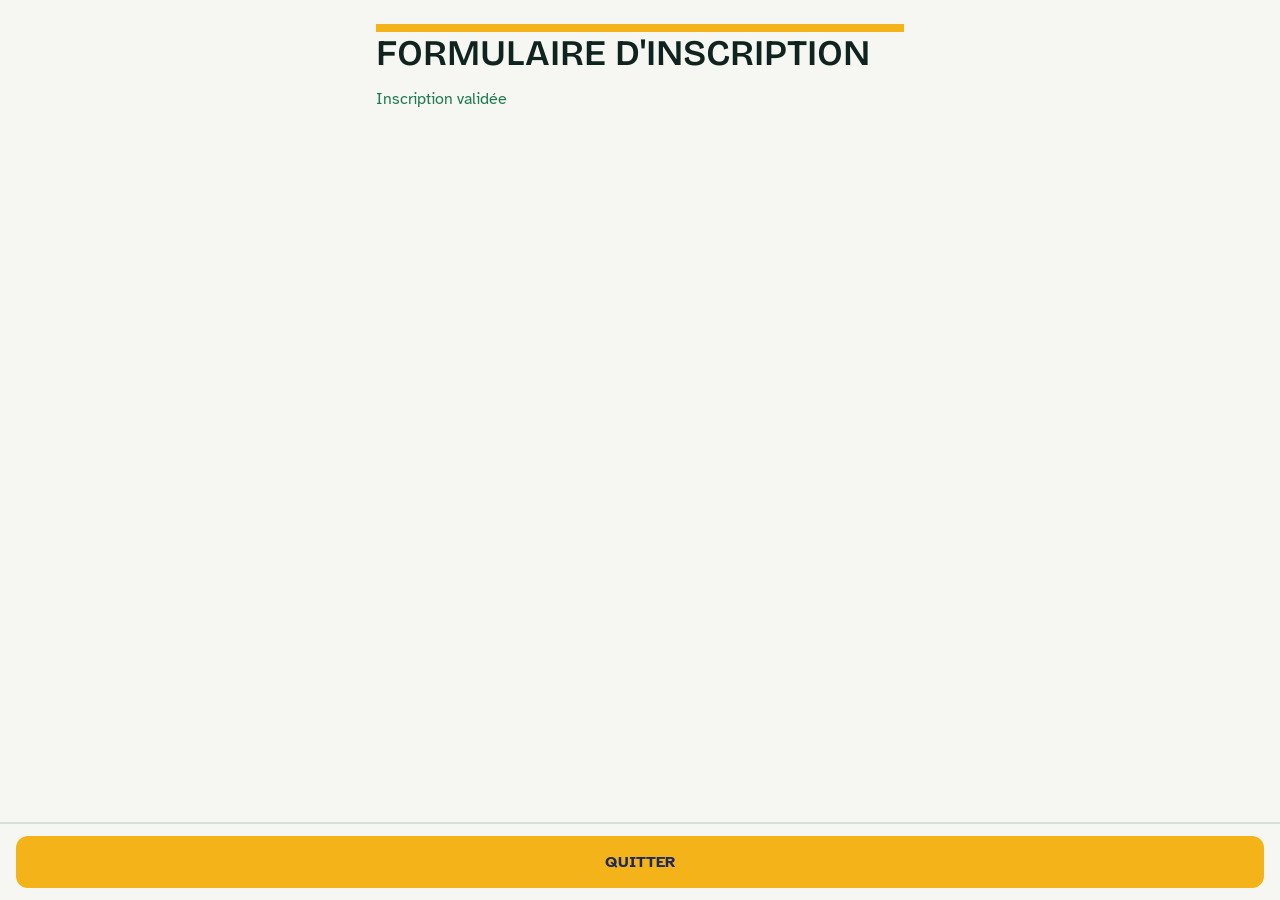
<file: confirm.html>
<!DOCTYPE html>
<html lang="fr">
<head>
    <meta charset="utf-8">
    <meta name="viewport" content="width=device-width, initial-scale=1">
    <title>Formulaire d'inscription</title>
    <link rel="stylesheet" href="/css/styles.css">
</head>
<body>

    <div class="page">
        <div class="stripe" aria-hidden="true"></div>
        <h1>FORMULAIRE D'INSCRIPTION</h1>
        <p id="confirm-message" class="x-success" role="status"></p>
        <p id="confirm-reference" class="muted"></p>
    </div>

    <div class="x-action">
        <button type="button" class="x-btn btn-primary" id="btn-quit">QUITTER</button>
    </div>

    <script>
        const params = new URLSearchParams(window.location.search);
        const messageEl = document.getElementById('confirm-message');
        const referenceEl = document.getElementById('confirm-reference');
        const quitBtn = document.getElementById('btn-quit');

        const message = params.get('message') || 'Inscription validée';
        const reference = params.get('reference') || '';

        messageEl.textContent = message;
        if (reference) {
            referenceEl.textContent = 'Ta référence : ' + reference + '. Note-la.';
        }

        quitBtn.addEventListener('click', () => { window.close(); });
    </script>

</body>
</html>
</file>
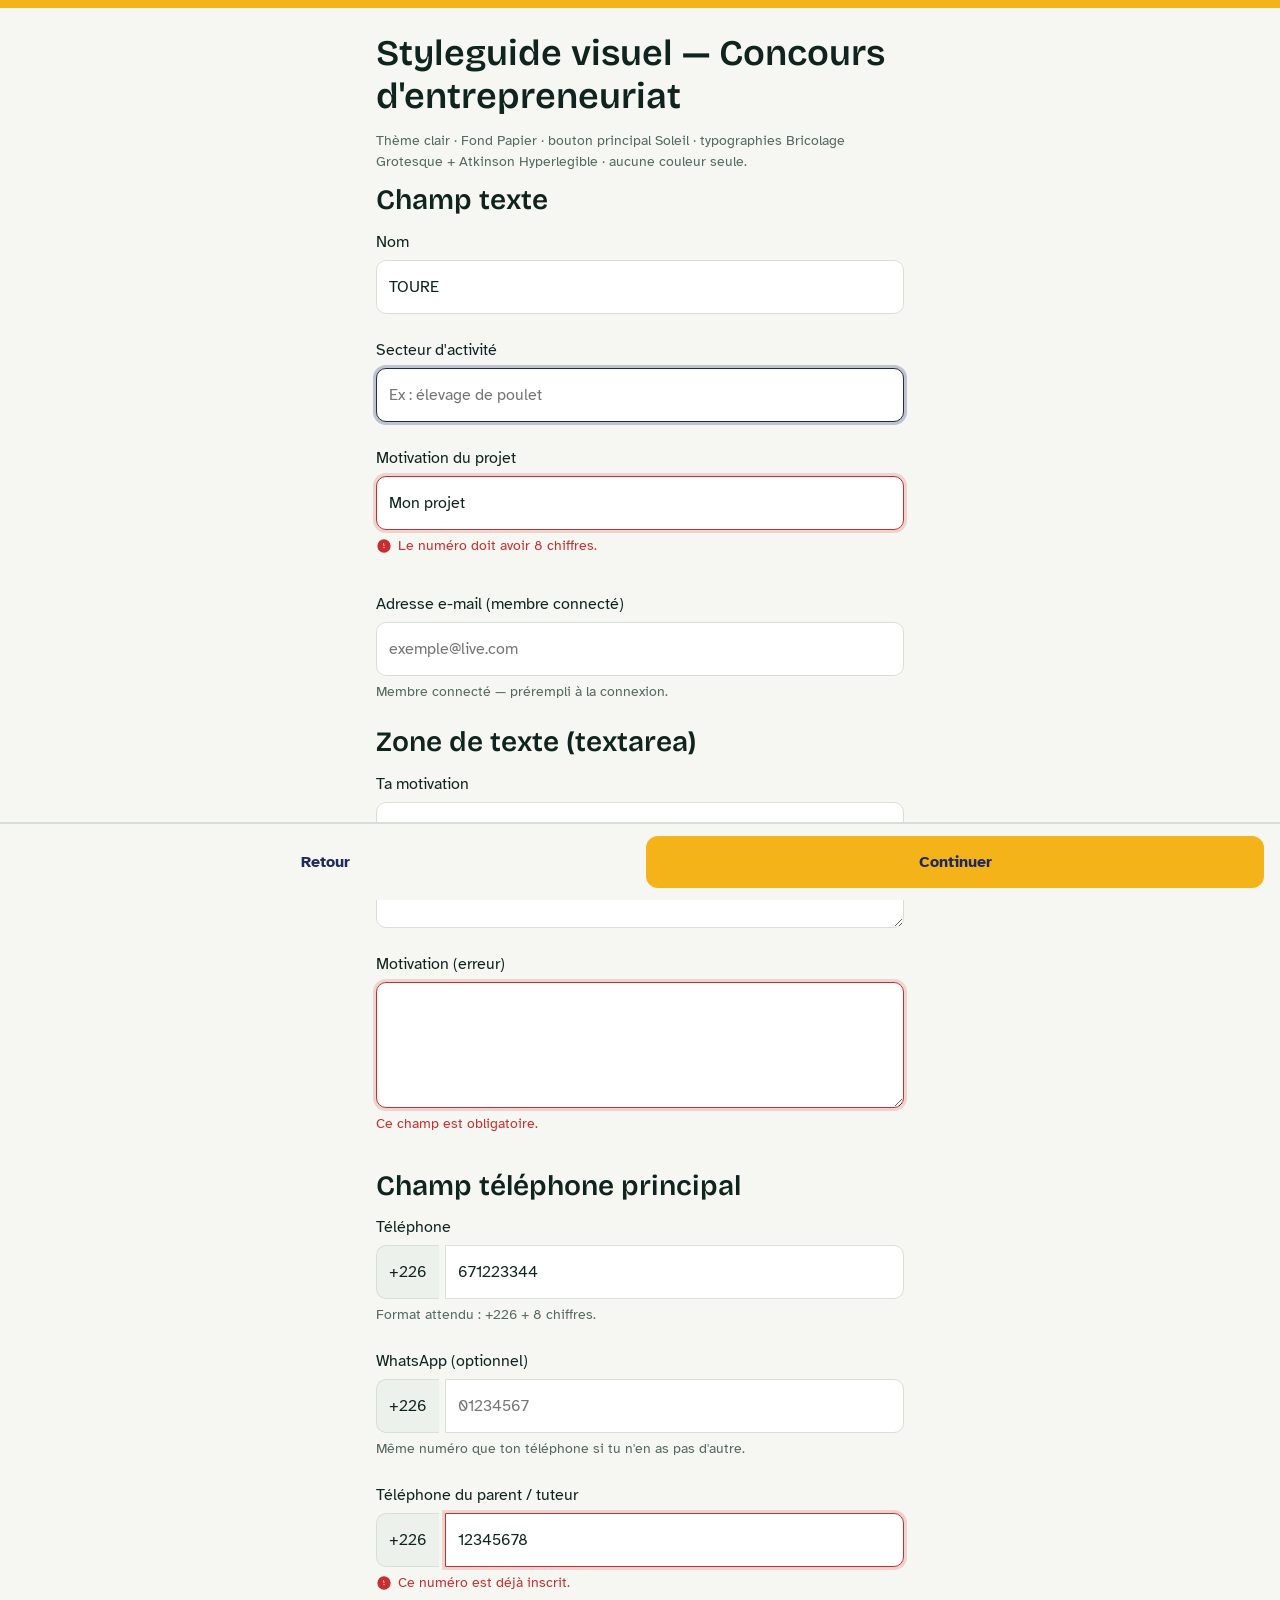
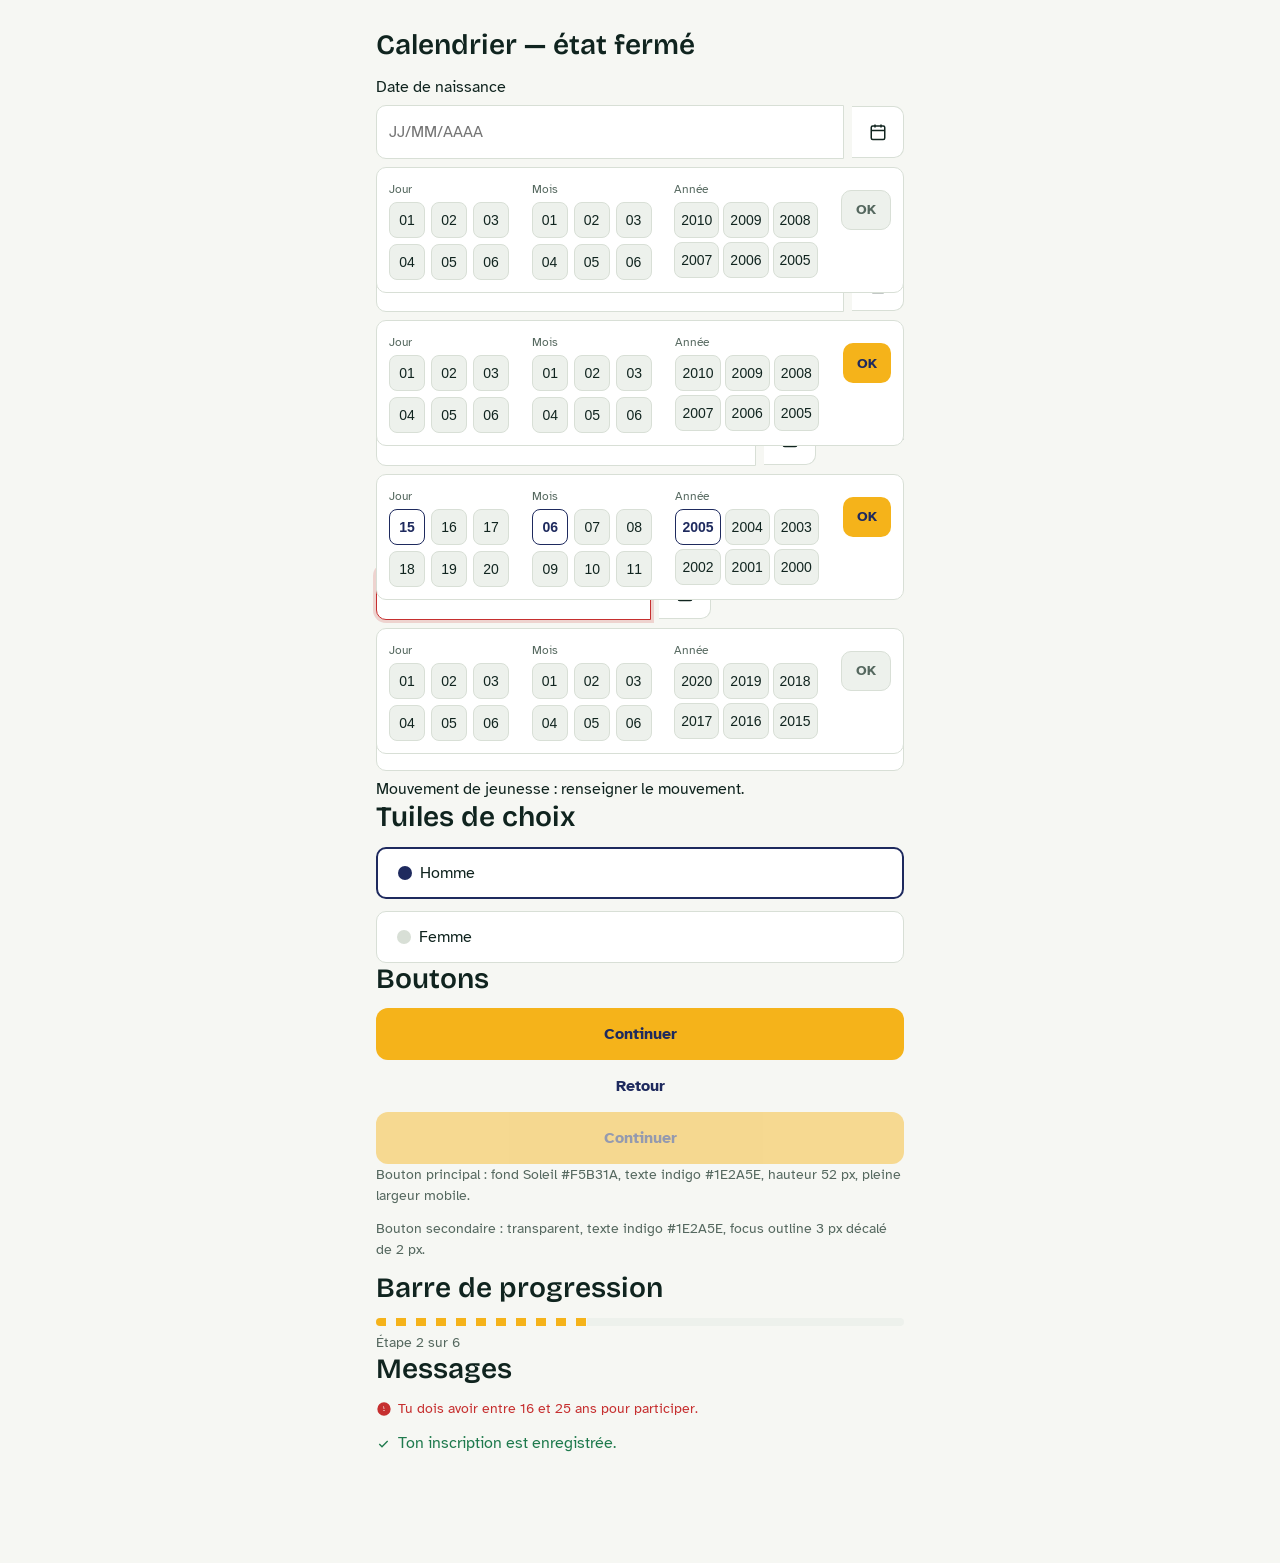
<file: styleguide.html>
<!DOCTYPE html>
<html lang="fr">
<head>
    <meta charset="utf-8">
    <meta name="viewport" content="width=device-width, initial-scale=1">
    <title>Styleguide — Concours d'entrepreneuriat (Agrilink) — thème clair</title>
    <link rel="stylesheet" href="/css/styles.css">
</head>
<body>

    <div class="stripe" aria-hidden="true"></div>

    <div class="page">

        <h1>Styleguide visuel — Concours d'entrepreneuriat</h1>
        <p class="muted">Thème clair · Fond Papier · bouton principal Soleil · typographies Bricolage Grotesque + Atkinson Hyperlegible · aucune couleur seule.</p>

        <!-- ==================================================================
             Champ texte — normal / focus / erreur / désactivé
             =================================================================== -->
        <section>
            <h2>Champ texte</h2>

            <div class="x-field">
                <label for="sg-text-normal">Nom</label>
                <input id="sg-text-normal" type="text" placeholder="Ex : TOURE" value="TOURE">
            </div>

            <div class="x-field">
                <label for="sg-text-focus">Secteur d'activité</label>
                <input id="sg-text-focus" type="text" placeholder="Ex : élevage de poulet" autofocus>
            </div>

            <div class="x-field">
                <label for="sg-text-erreur">Motivation du projet</label>
                <input id="sg-text-erreur" type="text" class="err" value="Mon projet" aria-invalid="true">
                <p class="x-error" role="alert">
                    <svg width="16" height="16" viewBox="0 0 24 24" aria-hidden="true"><path fill="currentColor" d="M12 2a10 10 0 100 20 10 10 0 000-20zm.75 13h-1.5v-1.5h1.5V15zm0-3.5h-1.5V7.5H12v1.5z"/></svg>
                    Le numéro doit avoir 8 chiffres.
                </p>
            </div>

            <div class="x-field">
                <label for="sg-text-desactive">Adresse e-mail (membre connecté)</label>
                <input id="sg-text-desactive" type="email" placeholder="exemple@live.com" disabled>
                <span class="help">Membre connecté — prérempli à la connexion.</span>
            </div>
        </section>

        <!-- ==================================================================
             Champ textearea — normal / erreur
             =================================================================== -->
        <section>
            <h2>Zone de texte (textarea)</h2>

            <div class="x-field">
                <label for="sg-textarea-normal">Ta motivation</label>
                <textarea id="sg-textarea-normal" rows="4" placeholder="Raconte ton projet en quelques mots…"></textarea>
            </div>

            <div class="x-field">
                <label for="sg-textarea-erreur">Motivation (erreur)</label>
                <textarea id="sg-textarea-erreur" rows="4" class="err" aria-invalid="true"></textarea>
                <p class="x-error" role="alert">Ce champ est obligatoire.</p>
            </div>
        </section>

        <!-- ==================================================================
             Champ téléphone principal — préfixe +226, 8 chiffres
             =================================================================== -->
        <section>
            <h2>Champ téléphone principal</h2>

            <div class="x-field">
                <label for="sg-phone">Téléphone</label>
                <div class="x-phone">
                    <span class="prefix" aria-hidden="true">+226</span>
                    <input id="sg-phone" type="tel" inputmode="numeric" maxlength="8" placeholder="01234567" value="671223344">
                </div>
                <span class="help">Format attendu : +226 + 8 chiffres.</span>
            </div>

            <div class="x-field">
                <label for="sg-whatsapp">WhatsApp (optionnel)</label>
                <div class="x-phone">
                    <span class="prefix" aria-hidden="true">+226</span>
                    <input id="sg-whatsapp" type="tel" inputmode="numeric" maxlength="8" placeholder="01234567">
                </div>
                <span class="help">Même numéro que ton téléphone si tu n'en as pas d'autre.</span>
            </div>

            <div class="x-field">
                <label for="sg-phone-erreur">Téléphone du parent / tuteur</label>
                <div class="x-phone">
                    <span class="prefix" aria-hidden="true">+226</span>
                    <input id="sg-phone-erreur" type="tel" inputmode="numeric" maxlength="8" class="err" value="12345678" aria-invalid="true">
                </div>
                <p class="x-error" role="alert">
                    <svg width="16" height="16" viewBox="0 0 24 24" aria-hidden="true"><path fill="currentColor" d="M12 2a10 10 0 100 20 10 10 0 000-20zm.75 13h-1.5v-1.5h1.5V15zm0-3.5h-1.5V7.5H12v1.5z"/></svg>
                    Ce numéro est déjà inscrit.
                </p>
            </div>
        </section>

        <!-- ==================================================================
             Calendrier de naissance — état fermé
             =================================================================== -->
        <section>
            <h2>Calendrier — état fermé</h2>

            <div class="x-field">
                <label for="sg-date">Date de naissance</label>
                <div class="x-calendar" role="group" aria-label="Date de naissance">
                    <input type="text" id="sg-date" placeholder="JJ/MM/AAAA" maxlength="10" autocomplete="off" spellcheck="false" aria-expanded="false" aria-controls="sg-cal-panel">
                    <button type="button" class="x-calendar-toggle" aria-label="Ouvrir le calendrier" aria-expanded="false">
                        <svg width="18" height="18" viewBox="0 0 24 24" aria-hidden="true" fill="none" stroke="currentColor" stroke-width="2"><rect x="3" y="4" width="18" height="18" rx="2" ry="2"/><line x1="16" y1="2" x2="16" y2="6"/><line x1="8" y1="2" x2="8" y2="6"/><line x1="3" y1="10" x2="21" y2="10"/></svg>
                    </button>
                    <div class="x-calendar-panel" id="sg-cal-panel" hidden role="dialog" aria-label="Choisir la date">
                        <div class="x-cal-col">
                            <div class="x-cal-label">Jour</div>
                            <div class="x-cal-list" data-group="day">
                                <button type="button" class="x-cal-option" data-value="1" aria-pressed="false">01</button>
                                <button type="button" class="x-cal-option" data-value="2" aria-pressed="false">02</button>
                                <button type="button" class="x-cal-option" data-value="3" aria-pressed="false">03</button>
                                <button type="button" class="x-cal-option" data-value="4" aria-pressed="false">04</button>
                                <button type="button" class="x-cal-option" data-value="5" aria-pressed="false">05</button>
                                <button type="button" class="x-cal-option" data-value="6" aria-pressed="false">06</button>
                            </div>
                        </div>
                        <div class="x-cal-col">
                            <div class="x-cal-label">Mois</div>
                            <div class="x-cal-list" data-group="month">
                                <button type="button" class="x-cal-option" data-value="1" aria-pressed="false">01</button>
                                <button type="button" class="x-cal-option" data-value="2" aria-pressed="false">02</button>
                                <button type="button" class="x-cal-option" data-value="3" aria-pressed="false">03</button>
                                <button type="button" class="x-cal-option" data-value="4" aria-pressed="false">04</button>
                                <button type="button" class="x-cal-option" data-value="5" aria-pressed="false">05</button>
                                <button type="button" class="x-cal-option" data-value="6" aria-pressed="false">06</button>
                            </div>
                        </div>
                        <div class="x-cal-col">
                            <div class="x-cal-label">Année</div>
                            <div class="x-cal-list" data-group="year" role="group" aria-label="Année">
                                <button type="button" class="x-cal-option" data-value="2010" aria-pressed="false">2010</button>
                                <button type="button" class="x-cal-option" data-value="2009" aria-pressed="false">2009</button>
                                <button type="button" class="x-cal-option" data-value="2008" aria-pressed="false">2008</button>
                                <button type="button" class="x-cal-option" data-value="2007" aria-pressed="false">2007</button>
                                <button type="button" class="x-cal-option" data-value="2006" aria-pressed="false">2006</button>
                                <button type="button" class="x-cal-option" data-value="2005" aria-pressed="false">2005</button>
                            </div>
                        </div>
                        <button type="button" class="x-cal-ok" disabled>OK</button>
                    </div>
                </div>
            </div>
        </section>

        <!-- ==================================================================
             Calendrier de naissance — état ouvert
             =================================================================== -->
        <section>
            <h2>Calendrier — état ouvert</h2>

            <div class="x-field">
                <label for="sg-date-ouvert">Date de naissance</label>
                <div class="x-calendar" role="group" aria-label="Date de naissance">
                    <input type="text" id="sg-date-ouvert" placeholder="JJ/MM/AAAA" maxlength="10" autocomplete="off" spellcheck="false" aria-expanded="true" aria-controls="sg-cal-panel-ouvert">
                    <button type="button" class="x-calendar-toggle" aria-label="Ouvrir le calendrier" aria-expanded="true">
                        <svg width="18" height="18" viewBox="0 0 24 24" aria-hidden="true" fill="none" stroke="currentColor" stroke-width="2"><rect x="3" y="4" width="18" height="18" rx="2" ry="2"/><line x1="16" y1="2" x2="16" y2="6"/><line x1="8" y1="2" x2="8" y2="6"/><line x1="3" y1="10" x2="21" y2="10"/></svg>
                    </button>
                    <div class="x-calendar-panel" id="sg-cal-panel-ouvert" role="dialog" aria-label="Choisir la date">
                        <div class="x-cal-col">
                            <div class="x-cal-label">Jour</div>
                            <div class="x-cal-list" data-group="day">
                                <button type="button" class="x-cal-option" data-value="1" aria-pressed="false">01</button>
                                <button type="button" class="x-cal-option" data-value="2" aria-pressed="false">02</button>
                                <button type="button" class="x-cal-option" data-value="3" aria-pressed="false">03</button>
                                <button type="button" class="x-cal-option" data-value="4" aria-pressed="false">04</button>
                                <button type="button" class="x-cal-option" data-value="5" aria-pressed="false">05</button>
                                <button type="button" class="x-cal-option" data-value="6" aria-pressed="false">06</button>
                            </div>
                        </div>
                        <div class="x-cal-col">
                            <div class="x-cal-label">Mois</div>
                            <div class="x-cal-list" data-group="month">
                                <button type="button" class="x-cal-option" data-value="1" aria-pressed="false">01</button>
                                <button type="button" class="x-cal-option" data-value="2" aria-pressed="false">02</button>
                                <button type="button" class="x-cal-option" data-value="3" aria-pressed="false">03</button>
                                <button type="button" class="x-cal-option" data-value="4" aria-pressed="false">04</button>
                                <button type="button" class="x-cal-option" data-value="5" aria-pressed="false">05</button>
                                <button type="button" class="x-cal-option" data-value="6" aria-pressed="false">06</button>
                            </div>
                        </div>
                        <div class="x-cal-col">
                            <div class="x-cal-label">Année</div>
                            <div class="x-cal-list" data-group="year" role="group" aria-label="Année">
                                <button type="button" class="x-cal-option" data-value="2010" aria-pressed="false">2010</button>
                                <button type="button" class="x-cal-option" data-value="2009" aria-pressed="false">2009</button>
                                <button type="button" class="x-cal-option" data-value="2008" aria-pressed="false">2008</button>
                                <button type="button" class="x-cal-option" data-value="2007" aria-pressed="false">2007</button>
                                <button type="button" class="x-cal-option" data-value="2006" aria-pressed="false">2006</button>
                                <button type="button" class="x-cal-option" data-value="2005" aria-pressed="false">2005</button>
                            </div>
                        </div>
                        <button type="button" class="x-cal-ok">OK</button>
                    </div>
                </div>
            </div>
        </section>

        <!-- ==================================================================
             Calendrier de naissance — état rempli
             =================================================================== -->
        <section>
            <h2>Calendrier — état rempli</h2>

            <div class="x-field">
                <label for="sg-date-rempli">Date de naissance</label>
                <div class="x-calendar" role="group" aria-label="Date de naissance">
                    <input type="text" id="sg-date-rempli" placeholder="JJ/MM/AAAA" maxlength="10" autocomplete="off" spellcheck="false" aria-expanded="false" aria-controls="sg-cal-panel-rempli">
                    <button type="button" class="x-calendar-toggle" aria-label="Ouvrir le calendrier" aria-expanded="false">
                        <svg width="18" height="18" viewBox="0 0 24 24" aria-hidden="true" fill="none" stroke="currentColor" stroke-width="2"><rect x="3" y="4" width="18" height="18" rx="2" ry="2"/><line x1="16" y1="2" x2="16" y2="6"/><line x1="8" y1="2" x2="8" y2="6"/><line x1="3" y1="10" x2="21" y2="10"/></svg>
                    </button>
                    <div class="x-calendar-panel" id="sg-cal-panel-rempli" hidden role="dialog" aria-label="Choisir la date">
                        <div class="x-cal-col">
                            <div class="x-cal-label">Jour</div>
                            <div class="x-cal-list" data-group="day">
                                <button type="button" class="x-cal-option" data-value="15" aria-pressed="true">15</button>
                                <button type="button" class="x-cal-option" data-value="16" aria-pressed="false">16</button>
                                <button type="button" class="x-cal-option" data-value="17" aria-pressed="false">17</button>
                                <button type="button" class="x-cal-option" data-value="18" aria-pressed="false">18</button>
                                <button type="button" class="x-cal-option" data-value="19" aria-pressed="false">19</button>
                                <button type="button" class="x-cal-option" data-value="20" aria-pressed="false">20</button>
                            </div>
                        </div>
                        <div class="x-cal-col">
                            <div class="x-cal-label">Mois</div>
                            <div class="x-cal-list" data-group="month">
                                <button type="button" class="x-cal-option" data-value="6" aria-pressed="true">06</button>
                                <button type="button" class="x-cal-option" data-value="7" aria-pressed="false">07</button>
                                <button type="button" class="x-cal-option" data-value="8" aria-pressed="false">08</button>
                                <button type="button" class="x-cal-option" data-value="9" aria-pressed="false">09</button>
                                <button type="button" class="x-cal-option" data-value="10" aria-pressed="false">10</button>
                                <button type="button" class="x-cal-option" data-value="11" aria-pressed="false">11</button>
                            </div>
                        </div>
                        <div class="x-cal-col">
                            <div class="x-cal-label">Année</div>
                            <div class="x-cal-list" data-group="year" role="group" aria-label="Année">
                                <button type="button" class="x-cal-option" data-value="2005" aria-pressed="true">2005</button>
                                <button type="button" class="x-cal-option" data-value="2004" aria-pressed="false">2004</button>
                                <button type="button" class="x-cal-option" data-value="2003" aria-pressed="false">2003</button>
                                <button type="button" class="x-cal-option" data-value="2002" aria-pressed="false">2002</button>
                                <button type="button" class="x-cal-option" data-value="2001" aria-pressed="false">2001</button>
                                <button type="button" class="x-cal-option" data-value="2000" aria-pressed="false">2000</button>
                            </div>
                        </div>
                        <button type="button" class="x-cal-ok">OK</button>
                    </div>
                    <input type="hidden" name="birth_day" value="15">
                    <input type="hidden" name="birth_month" value="6">
                    <input type="hidden" name="birth_year" value="2005">
                    <p class="muted" style="margin-top:6px;">Tu as 21 ans.</p>
                </div>
            </div>
        </section>

        <!-- Calendrier — état erreur -->
        <section>
            <h2>Calendrier — état erreur</h2>

            <div class="x-field">
                <label for="sg-date-erreur">Date de naissance (erreur)</label>
                <div class="x-calendar" role="group" aria-label="Date de naissance">
                    <input type="text" id="sg-date-erreur" placeholder="JJ/MM/AAAA" maxlength="10" autocomplete="off" spellcheck="false" class="err" aria-invalid="true">
                    <button type="button" class="x-calendar-toggle" aria-label="Ouvrir le calendrier" aria-expanded="false">
                        <svg width="18" height="18" viewBox="0 0 24 24" aria-hidden="true" fill="none" stroke="currentColor" stroke-width="2"><rect x="3" y="4" width="18" height="18" rx="2" ry="2"/><line x1="16" y1="2" x2="16" y2="6"/><line x1="8" y1="2" x2="8" y2="6"/><line x1="3" y1="10" x2="21" y2="10"/></svg>
                    </button>
                    <div class="x-calendar-panel" id="sg-cal-panel-erreur" hidden role="dialog" aria-label="Choisir la date">
                        <div class="x-cal-col">
                            <div class="x-cal-label">Jour</div>
                            <div class="x-cal-list" data-group="day">
                                <button type="button" class="x-cal-option" data-value="1" aria-pressed="false">01</button>
                                <button type="button" class="x-cal-option" data-value="2" aria-pressed="false">02</button>
                                <button type="button" class="x-cal-option" data-value="3" aria-pressed="false">03</button>
                                <button type="button" class="x-cal-option" data-value="4" aria-pressed="false">04</button>
                                <button type="button" class="x-cal-option" data-value="5" aria-pressed="false">05</button>
                                <button type="button" class="x-cal-option" data-value="6" aria-pressed="false">06</button>
                            </div>
                        </div>
                        <div class="x-cal-col">
                            <div class="x-cal-label">Mois</div>
                            <div class="x-cal-list" data-group="month">
                                <button type="button" class="x-cal-option" data-value="1" aria-pressed="false">01</button>
                                <button type="button" class="x-cal-option" data-value="2" aria-pressed="false">02</button>
                                <button type="button" class="x-cal-option" data-value="3" aria-pressed="false">03</button>
                                <button type="button" class="x-cal-option" data-value="4" aria-pressed="false">04</button>
                                <button type="button" class="x-cal-option" data-value="5" aria-pressed="false">05</button>
                                <button type="button" class="x-cal-option" data-value="6" aria-pressed="false">06</button>
                            </div>
                        </div>
                        <div class="x-cal-col">
                            <div class="x-cal-label">Année</div>
                            <div class="x-cal-list" data-group="year" role="group" aria-label="Année">
                                <button type="button" class="x-cal-option" data-value="2020" aria-pressed="false">2020</button>
                                <button type="button" class="x-cal-option" data-value="2019" aria-pressed="false">2019</button>
                                <button type="button" class="x-cal-option" data-value="2018" aria-pressed="false">2018</button>
                                <button type="button" class="x-cal-option" data-value="2017" aria-pressed="false">2017</button>
                                <button type="button" class="x-cal-option" data-value="2016" aria-pressed="false">2016</button>
                                <button type="button" class="x-cal-option" data-value="2015" aria-pressed="false">2015</button>
                            </div>
                        </div>
                        <button type="button" class="x-cal-ok" disabled>OK</button>
                    </div>
                    <input type="hidden" name="birth_day" value="">
                    <input type="hidden" name="birth_month" value="">
                    <input type="hidden" name="birth_year" value="">
                    <p class="x-error" role="alert">Choisis ta date de naissance.</p>
                </div>
            </div>
        </section>

        <!-- ==================================================================
             Sélecteur — liste déroulante
             =================================================================== -->
        <section>
            <h2>Liste déroulante</h2>
            <div class="x-select">
                <label for="sg-sel">Type de profil</label>
                <select id="sg-sel" name="profile_type">
                    <option value="">Choisir…</option>
                    <option value="eleve" selected>Élève</option>
                    <option value="etudiant">Étudiant</option>
                    <option value="mouvement_jeunes">Mouvement de jeunesse</option>
                </select>
                <span class="help">Mouvement de jeunesse : renseigner le mouvement.</span>
            </div>
        </section>

        <!-- ==================================================================
             Tuiles de choix — normal / sélectionné
             =================================================================== -->
        <section>
            <h2>Tuiles de choix</h2>
            <div class="x-tiles" role="radiogroup" aria-label="Genre">
                <div class="x-tile sel" role="radio" tabindex="0" aria-checked="true" data-value="homme">
                    <span class="dot"></span>
                    <span>Homme</span>
                </div>
                <div class="x-tile" role="radio" tabindex="0" aria-checked="false" data-value="femme">
                    <span class="dot"></span>
                    <span>Femme</span>
                </div>
            </div>
        </section>

        <!-- ==================================================================
             Boutons — principal / secondaire / désactivé / focus
             =================================================================== -->
        <section>
            <h2>Boutons</h2>

            <button type="button" class="x-btn btn-primary" autofocus>Continuer</button>

            <button type="button" class="x-btn btn-ghost">Retour</button>

            <button type="button" class="x-btn btn-primary" disabled>Continuer</button>

            <p class="muted">Bouton principal : fond Soleil #F5B31A, texte indigo #1E2A5E, hauteur 52 px, pleine largeur mobile.</p>
            <p class="muted">Bouton secondaire : transparent, texte indigo #1E2A5E, focus outline 3 px décalé de 2 px.</p>
        </section>

        <!-- ==================================================================
             Barre de progression
             =================================================================== -->
        <section>
            <h2>Barre de progression</h2>
            <div class="x-progress" role="progressbar" aria-label="Progression" aria-valuemin="0" aria-valuemax="100" aria-valuenow="40">
                <div class="fill" style="width: 40%;"></div>
            </div>
            <div class="muted" style="margin-top: 6px;">Étape 2 sur 6</div>
        </section>

        <!-- ==================================================================
             Message d'erreur / succès
             =================================================================== -->
        <section>
            <h2>Messages</h2>
            <p class="x-error" role="alert">
                <svg width="16" height="16" viewBox="0 0 24 24" aria-hidden="true"><path fill="currentColor" d="M12 2a10 10 0 100 20 10 10 0 000-20zm.75 13h-1.5v-1.5h1.5V15zm0-3.5h-1.5V7.5H12v1.5z"/></svg>
                Tu dois avoir entre 16 et 25 ans pour participer.
            </p>
            <p class="x-success">
                <svg width="16" height="16" viewBox="0 0 24 24" aria-hidden="true"><path fill="currentColor" d="M9 16.2l-3.4-3.4-1.4 1.4 4.8 4.8 9.2-9.2-1.4-1.4z"/></svg>
                Ton inscription est enregistrée.
            </p>
        </section>

    </div>

    <!-- ==================================================================
         Barre d'actions fixe — Retour / Continuer
         =================================================================== -->
    <div class="x-action">
        <button type="button" class="x-btn btn-ghost">Retour</button>
        <button type="button" class="x-btn btn-primary">Continuer</button>
    </div>

</body>
</html>
</file>
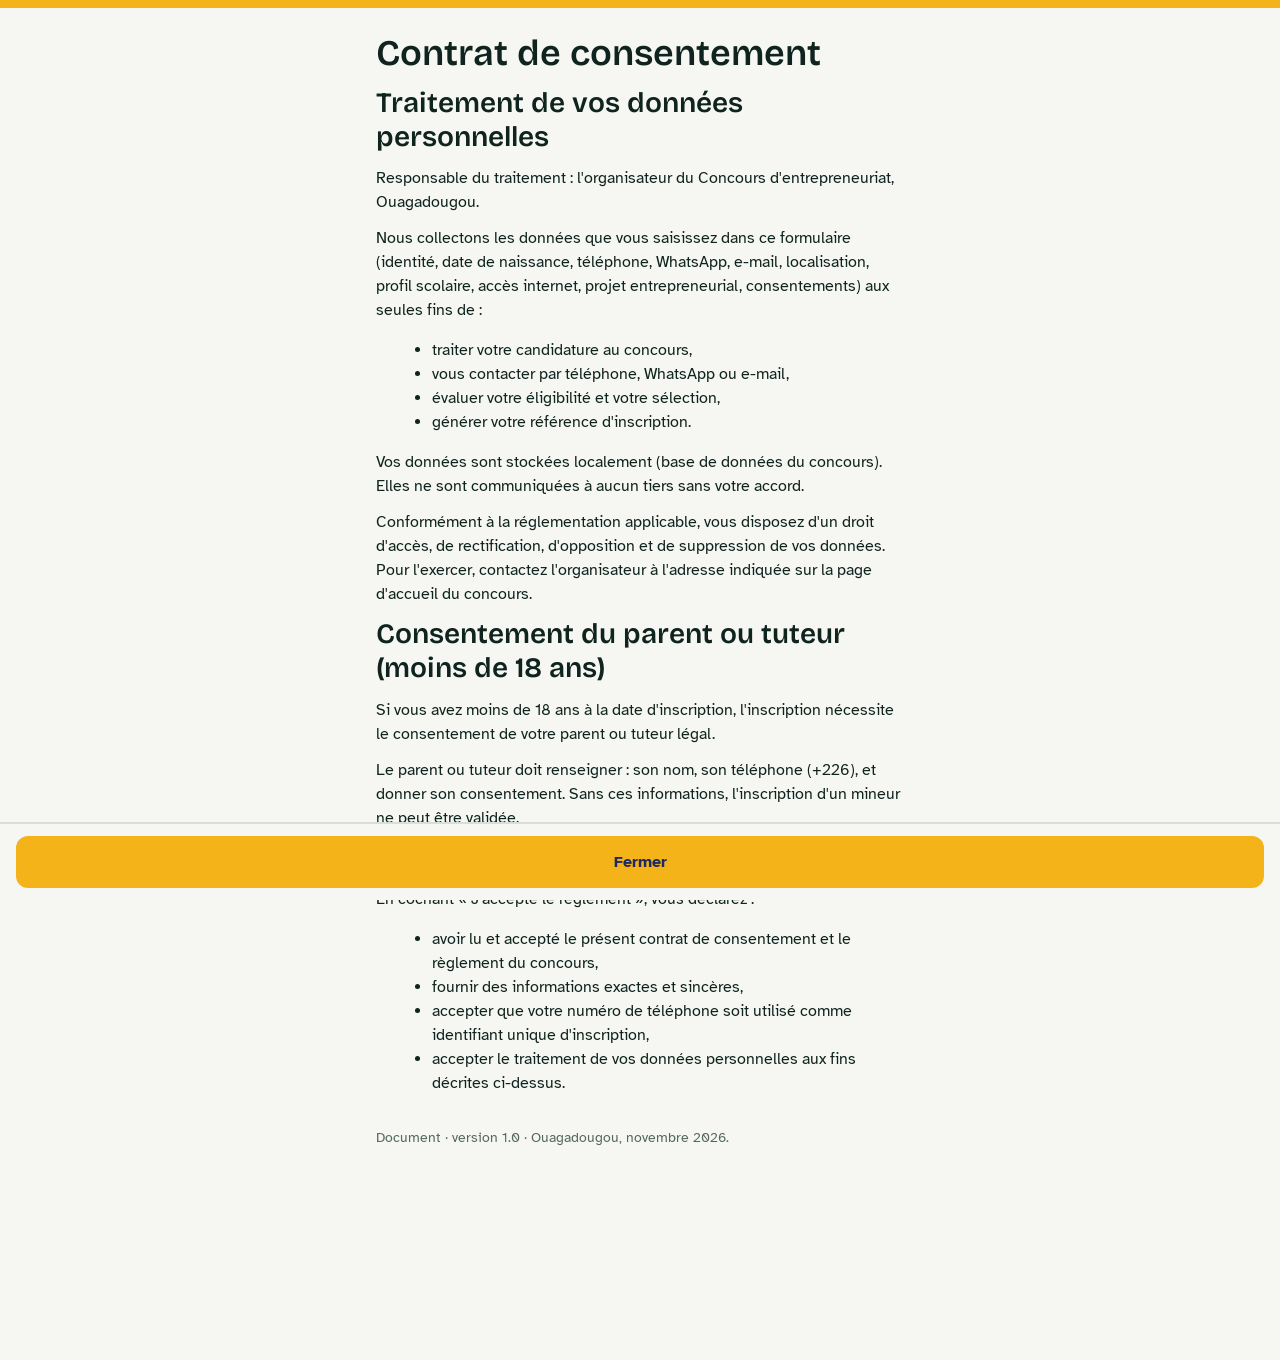
<file: documents/consentement.html>
<!DOCTYPE html>
<html lang="fr">
<head>
    <meta charset="utf-8">
    <meta name="viewport" content="width=device-width, initial-scale=1">
    <title>Consentement — Concours d'entrepreneuriat</title>
    <link rel="stylesheet" href="/css/styles.css">
</head>
<body>

    <div class="stripe" aria-hidden="true"></div>

    <div class="page" style="padding-bottom: 200px;">

        <h1>Contrat de consentement</h1>

        <section>
            <h2>Traitement de vos données personnelles</h2>
            <p>Responsable du traitement : l'organisateur du Concours d'entrepreneuriat, Ouagadougou.</p>
            <p>Nous collectons les données que vous saisissez dans ce formulaire (identité, date de naissance, téléphone, WhatsApp, e-mail, localisation, profil scolaire, accès internet, projet entrepreneurial, consentements) aux seules fins de :</p>
            <ul style="margin-left: 1rem; margin-bottom: 1rem;">
                <li>traiter votre candidature au concours,</li>
                <li>vous contacter par téléphone, WhatsApp ou e-mail,</li>
                <li>évaluer votre éligibilité et votre sélection,</li>
                <li>générer votre référence d'inscription.</li>
            </ul>
            <p>Vos données sont stockées localement (base de données du concours). Elles ne sont communiquées à aucun tiers sans votre accord.</p>
            <p>Conformément à la réglementation applicable, vous disposez d'un droit d'accès, de rectification, d'opposition et de suppression de vos données. Pour l'exercer, contactez l'organisateur à l'adresse indiquée sur la page d'accueil du concours.</p>
        </section>

        <section>
            <h2>Consentement du parent ou tuteur (moins de 18 ans)</h2>
            <p>Si vous avez moins de 18 ans à la date d'inscription, l'inscription nécessite le consentement de votre parent ou tuteur légal.</p>
            <p>Le parent ou tuteur doit renseigner : son nom, son téléphone (+226), et donner son consentement. Sans ces informations, l'inscription d'un mineur ne peut être validée.</p>
        </section>

        <section>
            <h2>Vos engagements</h2>
            <p>En cochant « J'accepte le règlement », vous déclarez :</p>
            <ul style="margin-left: 1rem; margin-bottom: 1rem;">
                <li>avoir lu et accepté le présent contrat de consentement et le règlement du concours,</li>
                <li>fournir des informations exactes et sincères,</li>
                <li>accepter que votre numéro de téléphone soit utilisé comme identifiant unique d'inscription,</li>
                <li>accepter le traitement de vos données personnelles aux fins décrites ci-dessus.</li>
            </ul>
        </section>

        <p class="muted" style="margin-top: 2rem;">Document · version 1.0 · Ouagadougou, novembre 2026.</p>

    </div>

    <div class="x-action" style="justify-content: center;">
        <button type="button" class="x-btn btn-primary" onclick="window.close()">Fermer</button>
    </div>

</body>
</html>
</file>
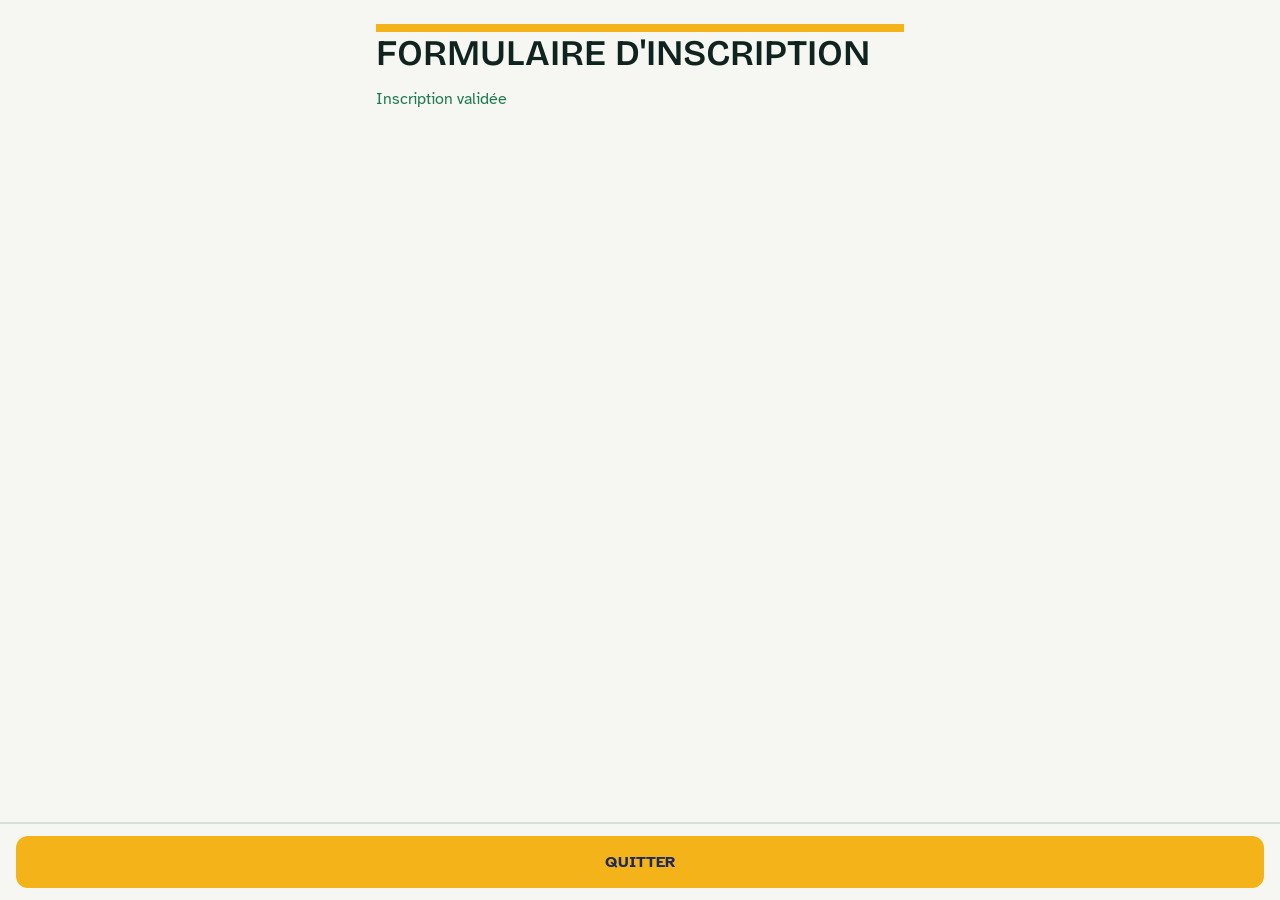
<file: public/confirm.html>
<!DOCTYPE html>
<html lang="fr">
<head>
    <meta charset="utf-8">
    <meta name="viewport" content="width=device-width, initial-scale=1">
    <title>Formulaire d'inscription</title>
    <link rel="stylesheet" href="css/styles.css">
</head>
<body>

    <div class="page">
        <div class="stripe" aria-hidden="true"></div>
        <h1>FORMULAIRE D'INSCRIPTION</h1>
        <p id="confirm-message" class="x-success" role="status"></p>
        <p id="confirm-reference" class="muted"></p>
    </div>

    <div class="x-action">
        <button type="button" class="x-btn btn-primary" id="btn-quit">QUITTER</button>
    </div>

    <script>
        const params = new URLSearchParams(window.location.search);
        const messageEl = document.getElementById('confirm-message');
        const referenceEl = document.getElementById('confirm-reference');
        const quitBtn = document.getElementById('btn-quit');

        const message = params.get('message') || 'Inscription validée';
        const reference = params.get('reference') || '';

        messageEl.textContent = message;
        if (reference) {
            referenceEl.textContent = 'Ta référence : ' + reference + '. Note-la.';
        }

        quitBtn.addEventListener('click', () => { window.close(); });
    </script>

</body>
</html>
</file>
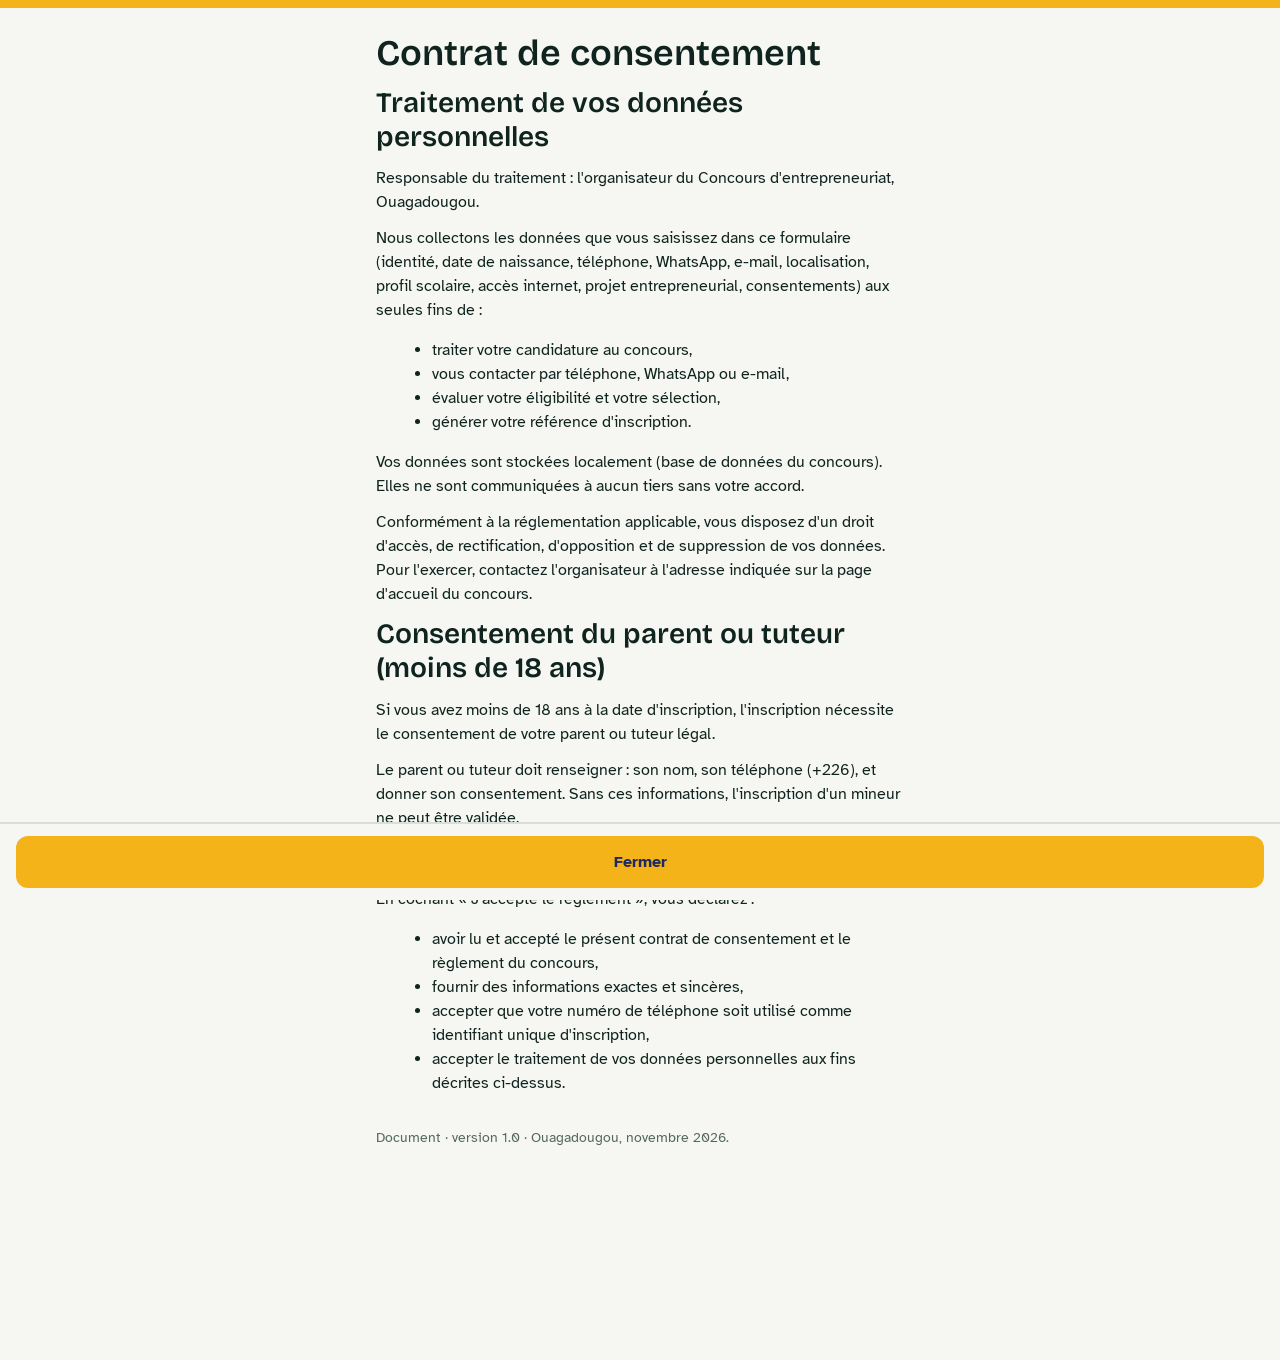
<file: public/documents/consentement.html>
<!DOCTYPE html>
<html lang="fr">
<head>
    <meta charset="utf-8">
    <meta name="viewport" content="width=device-width, initial-scale=1">
    <title>Consentement — Concours d'entrepreneuriat</title>
    <link rel="stylesheet" href="../css/styles.css">
</head>
<body>

    <div class="stripe" aria-hidden="true"></div>

    <div class="page" style="padding-bottom: 200px;">

        <h1>Contrat de consentement</h1>

        <section>
            <h2>Traitement de vos données personnelles</h2>
            <p>Responsable du traitement : l'organisateur du Concours d'entrepreneuriat, Ouagadougou.</p>
            <p>Nous collectons les données que vous saisissez dans ce formulaire (identité, date de naissance, téléphone, WhatsApp, e-mail, localisation, profil scolaire, accès internet, projet entrepreneurial, consentements) aux seules fins de :</p>
            <ul style="margin-left: 1rem; margin-bottom: 1rem;">
                <li>traiter votre candidature au concours,</li>
                <li>vous contacter par téléphone, WhatsApp ou e-mail,</li>
                <li>évaluer votre éligibilité et votre sélection,</li>
                <li>générer votre référence d'inscription.</li>
            </ul>
            <p>Vos données sont stockées localement (base de données du concours). Elles ne sont communiquées à aucun tiers sans votre accord.</p>
            <p>Conformément à la réglementation applicable, vous disposez d'un droit d'accès, de rectification, d'opposition et de suppression de vos données. Pour l'exercer, contactez l'organisateur à l'adresse indiquée sur la page d'accueil du concours.</p>
        </section>

        <section>
            <h2>Consentement du parent ou tuteur (moins de 18 ans)</h2>
            <p>Si vous avez moins de 18 ans à la date d'inscription, l'inscription nécessite le consentement de votre parent ou tuteur légal.</p>
            <p>Le parent ou tuteur doit renseigner : son nom, son téléphone (+226), et donner son consentement. Sans ces informations, l'inscription d'un mineur ne peut être validée.</p>
        </section>

        <section>
            <h2>Vos engagements</h2>
            <p>En cochant « J'accepte le règlement », vous déclarez :</p>
            <ul style="margin-left: 1rem; margin-bottom: 1rem;">
                <li>avoir lu et accepté le présent contrat de consentement et le règlement du concours,</li>
                <li>fournir des informations exactes et sincères,</li>
                <li>accepter que votre numéro de téléphone soit utilisé comme identifiant unique d'inscription,</li>
                <li>accepter le traitement de vos données personnelles aux fins décrites ci-dessus.</li>
            </ul>
        </section>

        <p class="muted" style="margin-top: 2rem;">Document · version 1.0 · Ouagadougou, novembre 2026.</p>

    </div>

    <div class="x-action" style="justify-content: center;">
        <button type="button" class="x-btn btn-primary" onclick="window.close()">Fermer</button>
    </div>

</body>
</html>
</file>
<file: css/styles.css>
/* ==========================================================================
   DESIGN.md — Concours d'entrepreneuriat — thème clair (v1.0)
   Fond Papier / bouton principal Soleil / accents (vert, rouge faso, bleu pluie).

   Conventions :
   - Typographie : Bricolage Grotesque Variable (titres) + Atkinson Hyperlegible (corps).
   - Corps ≥ 16 px, interligne texte 1.5, titres 1.2.
   - Aucun dégradé, aucune ombre portée, aucune couleur seule (texte + pictogramme).
   - Motion : 150 ms max, slide horizontal subtil.

   Polices : sous-ensembles latin auto-hébergés (`fonts/`), zéro CDN.
   ========================================================================== */

@font-face {
    font-family: 'Bricolage Grotesque Variable';
    src: url('/fonts/bricolage-grotesque-latin-wght-normal.woff2') format('woff2');
    font-weight: 100 900;
    font-style: normal;
    font-display: swap;
}

@font-face {
    font-family: 'Atkinson Hyperlegible';
    src: url('/fonts/atkinson-hyperlegible-latin-400-normal.woff2') format('woff2');
    font-weight: 400;
    font-style: normal;
    font-display: swap;
}

@font-face {
    font-family: 'Atkinson Hyperlegible';
    src: url('/fonts/atkinson-hyperlegible-latin-700-normal.woff2') format('woff2');
    font-weight: 700;
    font-style: normal;
    font-display: swap;
}

:root {
    /* ——— Palette (DESIGN.md) ——— */
    --papier: #F6F7F3;
    --surface: #FFFFFF;
    --surface-alt: #EDF1EC;
    --encre: #10241F;
    --texte: #10241F;
    --texte-secondaire: #55685F;
    --ligne: #D8DFD6;

    --soleil: #F5B31A;
    --indigo: #1E2A5E;
    --vert: #167549;
    --vert-success: #1F7A4D;
    --rouge: #C62F2F;
    --bleu: #2E6FB7;

    /* ——— Typographie (DESIGN.md) ——— */
    --font-display: 'Bricolage Grotesque Variable', 'Bricolage Grotesque', 'Trebuchet MS', sans-serif;
    --font-body: 'Atkinson Hyperlegible', 'Segoe UI', system-ui, sans-serif;

    --taille-corps: 16px;
    --interligne-corps: 1.5;
    --interligne-titre: 1.2;

    --hauteur-champ: 52px;
    --rayon-champ: 10px;
    --rayon-bouton: 12px;
    --largeur-page: 560px;

    /* ——— Motion (DESIGN.md) ——— */
    --duree-motion: 150ms;
}

/* ——— Base ——— */
*, *::before, *::after { box-sizing: border-box; }

html, body {
    margin: 0;
    padding: 0;
    background: var(--papier);
    color: var(--texte);
    font-family: var(--font-body);
    font-size: var(--taille-corps);
    line-height: var(--interligne-corps);
}

h1, h2, h3, h4 { font-family: var(--font-display); font-weight: 600; line-height: 1.2; }
h1 { font-size: 36px; margin: 0 0 12px; }
h2 { font-size: 28px; margin: 0 0 12px; }
#the-form h2 {
    font-size: 20px;
    margin: 8px 0 16px;
    padding: 10px 0 10px 14px;
    border-left: 6px solid var(--soleil);
    background: var(--surface-alt);
    border-radius: 0 var(--rayon-champ) var(--rayon-champ) 0;
}
h3 { font-size: 20px; margin: 0 0 8px; }
p { margin: 0 0 12px; }
.muted { color: var(--texte-secondaire); font-size: 14px; }

a { color: var(--bleu); }

:focus-visible { outline: 3px solid var(--indigo); outline-offset: 2px; }

/* ——— Bande de rouleau (stripe — Dan Fani / DESIGN.md) ——— */
.stripe {
    height: 8px;
    background: var(--soleil);
}

/* ——— Colonne ——— */
.page { max-width: var(--largeur-page); margin: 0 auto; padding: 24px 16px calc(96px + env(safe-area-inset-bottom)); }

/* ——— Barre de progression (8 px, bande soleil sur Papier) ——— */
.x-progress { height: 8px; background: var(--surface-alt); border-radius: 4px; overflow: hidden; }
.x-progress .fill { height: 100%; background: repeating-linear-gradient(90deg, var(--soleil) 0 10px, var(--papier) 10px 20px); }

/* ——— Champs ——— */
.x-field { display: flex; flex-direction: column; gap: 6px; margin-bottom: 24px; }

/* ——— Rangée de champs côte à côte ——— */
.x-row { display: grid; grid-template-columns: 1fr 1fr; gap: 12px; }
.x-field label { font-size: 16px; line-height: 24px; color: var(--texte); }
.x-field input,
.x-field select,
.x-field textarea,
.x-select select,
.x-phone input,
.x-birth input,
.x-birth select {
    width: 100%;
    min-height: 50px;
    background: var(--surface);
    color: var(--texte);
    border: 1px solid var(--ligne);
    border-radius: var(--rayon-champ);
    padding: 14px 12px;
    font-size: 16px;
    line-height: 24px;
    font-family: var(--font-body);
    outline: none;
}
.x-field input:focus,
.x-field select:focus,
.x-field textarea:focus,
.x-select select:focus,
.x-phone input:focus,
.x-birth input:focus,
.x-birth select:focus {
    border-color: var(--indigo);
    box-shadow: 0 0 0 3px rgba(30, 42, 94, 0.25);
}
.x-field input.err,
.x-field select.err,
.x-field textarea.err,
.x-select select.err,
.x-phone input.err,
.x-birth input.err,
.x-birth select.err {
    border-color: var(--rouge);
    box-shadow: 0 0 0 3px rgba(198, 47, 47, 0.18);
}
.x-field textarea { min-height: 120px; resize: vertical; }
.x-field .help { font-size: 14px; line-height: 20px; color: var(--texte-secondaire); }
.req-star { color: var(--rouge); font-weight: 700; }
.x-field .x-error,
.x-error { display: inline-flex; align-items: center; gap: 6px; color: var(--rouge); font-size: 14px; line-height: 20px; }

/* ——— Téléphone — préfixe +226 ——— */
.x-phone { display: flex; gap: 6px; }
.x-phone .prefix {
    display: inline-flex;
    align-items: center;
    min-height: 50px;
    padding: 0 12px;
    background: var(--surface-alt);
    color: var(--texte);
    border: 1px solid var(--ligne);
    border-right: none;
    border-radius: var(--rayon-champ) 0 0 var(--rayon-champ);
    font-size: 16px;
}
.x-phone input { border-radius: 0 var(--rayon-champ) var(--rayon-champ) 0; }

/* ——— Date de naissance — trois listes ——— */
.x-birth { display: grid; grid-template-columns: 1fr 1fr 1fr; gap: 6px; }

/* ——— Tuiles de choix (sans radio natif) ——— */
.x-tiles { display: flex; flex-direction: column; gap: 12px; }

/* ——— Tuiles côte à côte (ex. Genre) ——— */
.x-tiles-row { flex-direction: row; }
.x-tiles-row .x-tile { flex: 1; }
.x-tile {
    display: flex;
    align-items: center;
    min-height: 52px;
    padding: 0 12px;
    background: var(--surface);
    border: 1px solid var(--ligne);
    border-radius: var(--rayon-champ);
    color: var(--texte);
}
.x-tile:focus-visible { border-color: var(--indigo); outline: 3px solid var(--indigo); outline-offset: 2px; }
.x-tile.sel { border: 2px solid var(--indigo); }
.x-tile .dot { width: 14px; height: 14px; margin: 0 8px; border-radius: 50%; background: var(--ligne); flex: none; }
.x-tile.sel .dot { background: var(--indigo); }

/* ——— Calendrier de naissance (JJ / MM / AAAA) ——— */
.x-calendar { display: flex; align-items: center; gap: 8px; position: relative; }
.x-calendar input { flex: 1; min-height: 52px; background: var(--surface); color: var(--texte); border: 1px solid var(--ligne); border-radius: var(--rayon-champ) 0 0 var(--rayon-champ); padding: 14px 12px; font-size: 16px; line-height: 24px; font-family: var(--font-body); outline: none; }
.x-calendar input:focus { border-color: var(--indigo); box-shadow: 0 0 0 3px rgba(30, 42, 94, 0.25); }
.x-calendar-toggle { min-height: 52px; width: 52px; background: var(--surface); color: var(--texte); border: 1px solid var(--ligne); border-left: none; border-radius: 0 var(--rayon-champ) var(--rayon-champ) 0; display: inline-flex; align-items: center; justify-content: center; cursor: pointer; }
.x-calendar-toggle:focus-visible { outline: 3px solid var(--indigo); outline-offset: 2px; }
.x-calendar-panel { position: absolute; top: calc(100% + 8px); left: 0; z-index: 50; background: var(--surface); border: 1px solid var(--ligne); border-radius: var(--rayon-champ); padding: 12px; display: flex; gap: 10px; min-width: 300px; }
.x-cal-col { display: flex; flex-direction: column; gap: 4px; }
.x-cal-label { font-size: 12px; color: var(--texte-secondaire); }
.x-cal-list { display: flex; flex-wrap: wrap; gap: 6px; max-height: 150px; overflow-y: auto; }
.x-cal-option { min-width: 36px; height: 36px; display: inline-flex; align-items: center; justify-content: center; background: var(--surface-alt); color: var(--texte); border: 1px solid var(--ligne); border-radius: 8px; font-size: 14px; line-height: 1; cursor: pointer; }
.x-cal-option:focus-visible { outline: 3px solid var(--indigo); outline-offset: 2px; }
.x-cal-option[aria-pressed="true"] { background: var(--surface); border-color: var(--indigo); color: var(--indigo); font-weight: 700; }
.x-cal-ok { margin-top: 10px; align-self: flex-start; min-height: 40px; padding: 0 14px; background: var(--soleil); color: var(--indigo); border: none; border-radius: var(--rayon-champ); font-weight: 700; cursor: pointer; font-family: var(--font-body); font-size: 14px; }
.x-cal-ok:focus-visible { outline: 3px solid var(--indigo); outline-offset: 2px; }
.x-cal-ok:disabled { background: var(--surface-alt); color: var(--texte-secondaire); border: 1px solid var(--ligne); cursor: not-allowed; }
.x-cal-ok:not(:disabled) { cursor: pointer; }

@media (max-width: 480px) {
    .x-calendar-panel {
        position: absolute;
        top: calc(100% + 8px);
        left: 0;
        right: 0;
        width: auto;
        min-width: 0;
        max-height: calc(100vh - 220px);
        overflow-y: auto;
        flex-direction: column;
        gap: 12px;
    }
    .x-cal-col { flex-direction: column; align-items: flex-start; gap: 4px; width: 100%; }
    .x-cal-list { max-height: 130px; overflow-y: auto; }
}

/* ——— Champ année (liste dans le calendrier) ——— */
.x-cal-list[data-group="year"] { gap: 4px; }
.x-cal-list[data-group="year"] .x-cal-option { min-width: 44px; }


/* ——— Sélecteur (liste déroulante) ——— */
.x-select { display: flex; flex-direction: column; gap: 6px; }
.x-select label { font-size: 16px; line-height: 24px; color: var(--texte); }
.x-select select { min-height: 52px; }

/* ——— Boutons ——— */
.x-btn {
    display: inline-flex;
    align-items: center;
    justify-content: center;
    width: 100%;
    min-height: 52px;
    padding: 0 16px;
    background: var(--surface);
    color: var(--texte);
    border: 1px solid var(--ligne);
    border-radius: var(--rayon-bouton);
    font-family: var(--font-body);
    font-size: 16px;
    font-weight: 700;
    line-height: 24px;
    cursor: pointer;
}
.x-btn:focus-visible { outline: 3px solid var(--indigo); outline-offset: 2px; }
.btn-primary { background: var(--soleil); color: var(--indigo); border: none; }
.btn-primary:disabled { opacity: 0.45; cursor: not-allowed; }
.btn-ghost { background: transparent; color: var(--indigo); border: none; }

/* ——— Barre d'actions fixe (Retour / Continuer — safe area) ——— */
.x-action {
    position: fixed;
    bottom: 0;
    left: 0;
    right: 0;
    display: flex;
    gap: 12px;
    padding: 12px 16px calc(12px + env(safe-area-inset-bottom));
    background: var(--papier);
    border-top: 2px solid var(--ligne);
}
.x-action .x-btn { flex: 1; }

/* ——— États de succès ——— */
.x-success { display: inline-flex; align-items: center; gap: 6px; color: var(--vert-success); font-size: 16px; }

/* ——— Honeypot (anti-spam) ——— */
.x-hp { position: absolute; left: -10000px; top: auto; width: 1px; height: 1px; overflow: hidden; }

/* ——— Motion ——— */
.x-field input,
.x-field select,
.x-field textarea,
.x-select select,
.x-phone input,
.x-birth input,
.x-birth select,
.x-tile,
.x-btn { transition: border-color var(--duree-motion) ease, box-shadow var(--duree-motion) ease, background var(--duree-motion) ease; }

@media (prefers-reduced-motion: reduce) {
    *, *::before, *::after { animation-duration: 0.01ms !important; transition-duration: 0.01ms !important; }
}
</file>
<file: public/css/styles.css>
/* ==========================================================================
   DESIGN.md — Concours d'entrepreneuriat — thème clair (v1.0)
   Fond Papier / bouton principal Soleil / accents (vert, rouge faso, bleu pluie).

   Conventions :
   - Typographie : Bricolage Grotesque Variable (titres) + Atkinson Hyperlegible (corps).
   - Corps ≥ 16 px, interligne texte 1.5, titres 1.2.
   - Aucun dégradé, aucune ombre portée, aucune couleur seule (texte + pictogramme).
   - Motion : 150 ms max, slide horizontal subtil.

   Polices : sous-ensembles latin auto-hébergés (`fonts/`), zéro CDN.
   ========================================================================== */

@font-face {
    font-family: 'Bricolage Grotesque Variable';
    src: url('../fonts/bricolage-grotesque-latin-wght-normal.woff2') format('woff2');
    font-weight: 100 900;
    font-style: normal;
    font-display: swap;
}

@font-face {
    font-family: 'Atkinson Hyperlegible';
    src: url('../fonts/atkinson-hyperlegible-latin-400-normal.woff2') format('woff2');
    font-weight: 400;
    font-style: normal;
    font-display: swap;
}

@font-face {
    font-family: 'Atkinson Hyperlegible';
    src: url('../fonts/atkinson-hyperlegible-latin-700-normal.woff2') format('woff2');
    font-weight: 700;
    font-style: normal;
    font-display: swap;
}

:root {
    /* ——— Palette (DESIGN.md) ——— */
    --papier: #F6F7F3;
    --surface: #FFFFFF;
    --surface-alt: #EDF1EC;
    --encre: #10241F;
    --texte: #10241F;
    --texte-secondaire: #55685F;
    --ligne: #D8DFD6;

    --soleil: #F5B31A;
    --indigo: #1E2A5E;
    --vert: #167549;
    --vert-success: #1F7A4D;
    --rouge: #C62F2F;
    --bleu: #2E6FB7;

    /* ——— Typographie (DESIGN.md) ——— */
    --font-display: 'Bricolage Grotesque Variable', 'Bricolage Grotesque', 'Trebuchet MS', sans-serif;
    --font-body: 'Atkinson Hyperlegible', 'Segoe UI', system-ui, sans-serif;

    --taille-corps: 16px;
    --interligne-corps: 1.5;
    --interligne-titre: 1.2;

    --hauteur-champ: 52px;
    --rayon-champ: 10px;
    --rayon-bouton: 12px;
    --largeur-page: 560px;

    /* ——— Motion (DESIGN.md) ——— */
    --duree-motion: 150ms;
}

/* ——— Base ——— */
*, *::before, *::after { box-sizing: border-box; }

html, body {
    margin: 0;
    padding: 0;
    background: var(--papier);
    color: var(--texte);
    font-family: var(--font-body);
    font-size: var(--taille-corps);
    line-height: var(--interligne-corps);
}

h1, h2, h3, h4 { font-family: var(--font-display); font-weight: 600; line-height: 1.2; }
h1 { font-size: 36px; margin: 0 0 12px; }
h2 { font-size: 28px; margin: 0 0 12px; }
#the-form h2 {
    font-size: 20px;
    margin: 8px 0 16px;
    padding: 10px 0 10px 14px;
    border-left: 6px solid var(--soleil);
    background: var(--surface-alt);
    border-radius: 0 var(--rayon-champ) var(--rayon-champ) 0;
}
h3 { font-size: 20px; margin: 0 0 8px; }
p { margin: 0 0 12px; }
.muted { color: var(--texte-secondaire); font-size: 14px; }

a { color: var(--bleu); }

:focus-visible { outline: 3px solid var(--indigo); outline-offset: 2px; }

/* ——— Bande de rouleau (stripe — Dan Fani / DESIGN.md) ——— */
.stripe {
    height: 8px;
    background: var(--soleil);
}

/* ——— Colonne ——— */
.page { max-width: var(--largeur-page); margin: 0 auto; padding: 24px 16px calc(96px + env(safe-area-inset-bottom)); }

/* ——— Barre de progression (8 px, bande soleil sur Papier) ——— */
.x-progress { height: 8px; background: var(--surface-alt); border-radius: 4px; overflow: hidden; }
.x-progress .fill { height: 100%; background: repeating-linear-gradient(90deg, var(--soleil) 0 10px, var(--papier) 10px 20px); }

/* ——— Champs ——— */
.x-field { display: flex; flex-direction: column; gap: 6px; margin-bottom: 24px; }

/* ——— Rangée de champs côte à côte ——— */
.x-row { display: grid; grid-template-columns: 1fr 1fr; gap: 12px; }
.x-field label { font-size: 16px; line-height: 24px; color: var(--texte); }
.x-field input,
.x-field select,
.x-field textarea,
.x-select select,
.x-phone input,
.x-birth input,
.x-birth select {
    width: 100%;
    min-height: 50px;
    background: var(--surface);
    color: var(--texte);
    border: 1px solid var(--ligne);
    border-radius: var(--rayon-champ);
    padding: 14px 12px;
    font-size: 16px;
    line-height: 24px;
    font-family: var(--font-body);
    outline: none;
}
.x-field input:focus,
.x-field select:focus,
.x-field textarea:focus,
.x-select select:focus,
.x-phone input:focus,
.x-birth input:focus,
.x-birth select:focus {
    border-color: var(--indigo);
    box-shadow: 0 0 0 3px rgba(30, 42, 94, 0.25);
}
.x-field input.err,
.x-field select.err,
.x-field textarea.err,
.x-select select.err,
.x-phone input.err,
.x-birth input.err,
.x-birth select.err {
    border-color: var(--rouge);
    box-shadow: 0 0 0 3px rgba(198, 47, 47, 0.18);
}
.x-field textarea { min-height: 120px; resize: vertical; }
.x-field .help { font-size: 14px; line-height: 20px; color: var(--texte-secondaire); }
.req-star { color: var(--rouge); font-weight: 700; }
.x-field .x-error,
.x-error { display: inline-flex; align-items: center; gap: 6px; color: var(--rouge); font-size: 14px; line-height: 20px; }

/* ——— Téléphone — préfixe +226 ——— */
.x-phone { display: flex; gap: 6px; }
.x-phone .prefix {
    display: inline-flex;
    align-items: center;
    min-height: 50px;
    padding: 0 12px;
    background: var(--surface-alt);
    color: var(--texte);
    border: 1px solid var(--ligne);
    border-right: none;
    border-radius: var(--rayon-champ) 0 0 var(--rayon-champ);
    font-size: 16px;
}
.x-phone input { border-radius: 0 var(--rayon-champ) var(--rayon-champ) 0; }

/* ——— Date de naissance — trois listes ——— */
.x-birth { display: grid; grid-template-columns: 1fr 1fr 1fr; gap: 6px; }

/* ——— Tuiles de choix (sans radio natif) ——— */
.x-tiles { display: flex; flex-direction: column; gap: 12px; }

/* ——— Tuiles côte à côte (ex. Genre) ——— */
.x-tiles-row { flex-direction: row; }
.x-tiles-row .x-tile { flex: 1; }
.x-tile {
    display: flex;
    align-items: center;
    min-height: 52px;
    padding: 0 12px;
    background: var(--surface);
    border: 1px solid var(--ligne);
    border-radius: var(--rayon-champ);
    color: var(--texte);
}
.x-tile:focus-visible { border-color: var(--indigo); outline: 3px solid var(--indigo); outline-offset: 2px; }
.x-tile.sel { border: 2px solid var(--indigo); }
.x-tile .dot { width: 14px; height: 14px; margin: 0 8px; border-radius: 50%; background: var(--ligne); flex: none; }
.x-tile.sel .dot { background: var(--indigo); }

/* ——— Calendrier de naissance (JJ / MM / AAAA) ——— */
.x-calendar { display: flex; align-items: center; gap: 8px; position: relative; }
.x-calendar input { flex: 1; min-height: 52px; background: var(--surface); color: var(--texte); border: 1px solid var(--ligne); border-radius: var(--rayon-champ) 0 0 var(--rayon-champ); padding: 14px 12px; font-size: 16px; line-height: 24px; font-family: var(--font-body); outline: none; }
.x-calendar input:focus { border-color: var(--indigo); box-shadow: 0 0 0 3px rgba(30, 42, 94, 0.25); }
.x-calendar-toggle { min-height: 52px; width: 52px; background: var(--surface); color: var(--texte); border: 1px solid var(--ligne); border-left: none; border-radius: 0 var(--rayon-champ) var(--rayon-champ) 0; display: inline-flex; align-items: center; justify-content: center; cursor: pointer; }
.x-calendar-toggle:focus-visible { outline: 3px solid var(--indigo); outline-offset: 2px; }
.x-calendar-panel { position: absolute; top: calc(100% + 8px); left: 0; z-index: 50; background: var(--surface); border: 1px solid var(--ligne); border-radius: var(--rayon-champ); padding: 12px; display: flex; gap: 10px; min-width: 300px; }
.x-cal-col { display: flex; flex-direction: column; gap: 4px; }
.x-cal-label { font-size: 12px; color: var(--texte-secondaire); }
.x-cal-list { display: flex; flex-wrap: wrap; gap: 6px; max-height: 150px; overflow-y: auto; }
.x-cal-option { min-width: 36px; height: 36px; display: inline-flex; align-items: center; justify-content: center; background: var(--surface-alt); color: var(--texte); border: 1px solid var(--ligne); border-radius: 8px; font-size: 14px; line-height: 1; cursor: pointer; }
.x-cal-option:focus-visible { outline: 3px solid var(--indigo); outline-offset: 2px; }
.x-cal-option[aria-pressed="true"] { background: var(--surface); border-color: var(--indigo); color: var(--indigo); font-weight: 700; }
.x-cal-ok { margin-top: 10px; align-self: flex-start; min-height: 40px; padding: 0 14px; background: var(--soleil); color: var(--indigo); border: none; border-radius: var(--rayon-champ); font-weight: 700; cursor: pointer; font-family: var(--font-body); font-size: 14px; }
.x-cal-ok:focus-visible { outline: 3px solid var(--indigo); outline-offset: 2px; }
.x-cal-ok:disabled { background: var(--surface-alt); color: var(--texte-secondaire); border: 1px solid var(--ligne); cursor: not-allowed; }
.x-cal-ok:not(:disabled) { cursor: pointer; }

@media (max-width: 480px) {
    .x-calendar-panel {
        position: absolute;
        top: calc(100% + 8px);
        left: 0;
        right: 0;
        width: auto;
        min-width: 0;
        max-height: calc(100vh - 220px);
        overflow-y: auto;
        flex-direction: column;
        gap: 12px;
    }
    .x-cal-col { flex-direction: column; align-items: flex-start; gap: 4px; width: 100%; }
    .x-cal-list { max-height: 130px; overflow-y: auto; }
}

/* ——— Champ année (liste dans le calendrier) ——— */
.x-cal-list[data-group="year"] { gap: 4px; }
.x-cal-list[data-group="year"] .x-cal-option { min-width: 44px; }


/* ——— Sélecteur (liste déroulante) ——— */
.x-select { display: flex; flex-direction: column; gap: 6px; }
.x-select label { font-size: 16px; line-height: 24px; color: var(--texte); }
.x-select select { min-height: 52px; }

/* ——— Boutons ——— */
.x-btn {
    display: inline-flex;
    align-items: center;
    justify-content: center;
    width: 100%;
    min-height: 52px;
    padding: 0 16px;
    background: var(--surface);
    color: var(--texte);
    border: 1px solid var(--ligne);
    border-radius: var(--rayon-bouton);
    font-family: var(--font-body);
    font-size: 16px;
    font-weight: 700;
    line-height: 24px;
    cursor: pointer;
}
.x-btn:focus-visible { outline: 3px solid var(--indigo); outline-offset: 2px; }
.btn-primary { background: var(--soleil); color: var(--indigo); border: none; }
.btn-primary:disabled { opacity: 0.45; cursor: not-allowed; }
.btn-ghost { background: transparent; color: var(--indigo); border: none; }

/* ——— Barre d'actions fixe (Retour / Continuer — safe area) ——— */
.x-action {
    position: fixed;
    bottom: 0;
    left: 0;
    right: 0;
    display: flex;
    gap: 12px;
    padding: 12px 16px calc(12px + env(safe-area-inset-bottom));
    background: var(--papier);
    border-top: 2px solid var(--ligne);
}
.x-action .x-btn { flex: 1; }

/* ——— États de succès ——— */
.x-success { display: inline-flex; align-items: center; gap: 6px; color: var(--vert-success); font-size: 16px; }

/* ——— Honeypot (anti-spam) ——— */
.x-hp { position: absolute; left: -10000px; top: auto; width: 1px; height: 1px; overflow: hidden; }

/* ——— Motion ——— */
.x-field input,
.x-field select,
.x-field textarea,
.x-select select,
.x-phone input,
.x-birth input,
.x-birth select,
.x-tile,
.x-btn { transition: border-color var(--duree-motion) ease, box-shadow var(--duree-motion) ease, background var(--duree-motion) ease; }

@media (prefers-reduced-motion: reduce) {
    *, *::before, *::after { animation-duration: 0.01ms !important; transition-duration: 0.01ms !important; }
}
</file>
